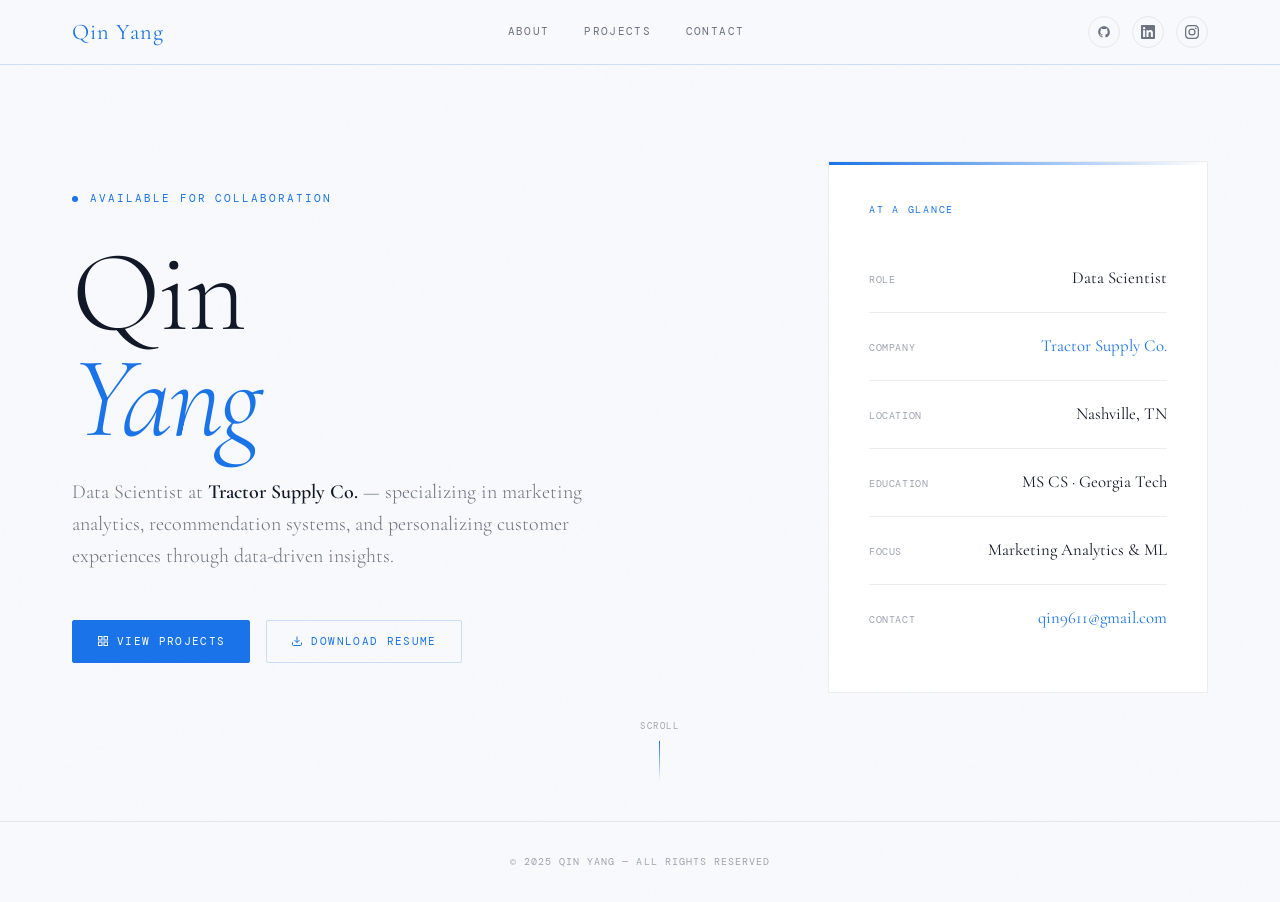
<file: index.html>
<!DOCTYPE html>
<html lang="en">
<head>
  <meta charset="UTF-8">
  <meta name="viewport" content="width=device-width, initial-scale=1.0">
  <title>Qin Yang — Data Scientist</title>
  <link rel="preconnect" href="https://fonts.googleapis.com">
  <link rel="preconnect" href="https://fonts.gstatic.com" crossorigin>
  <link href="https://fonts.googleapis.com/css2?family=Cormorant+Garamond:ital,wght@0,300;0,400;0,600;1,300;1,400&family=DM+Mono:wght@300;400;500&family=Syne:wght@400;600;700;800&display=swap" rel="stylesheet">
  <style>
    :root {
      --bg: #f8f9fc;
      --bg2: #ffffff;
      --bg3: #eef3fd;
      --blue: #1A73E8;
      --blue-dark: #1A73E8;
      --blue-dim: rgba(26,115,232,0.08);
      --blue-dim2: rgba(26,115,232,0.14);
      --text: #111827;
      --text-muted: #6b7280;
      --text-dim: #9ca3af;
      --border: rgba(26,115,232,0.2);
      --border-subtle: rgba(0,0,0,0.07);
      --ff-display: 'Cormorant Garamond', serif;
      --ff-sans: 'Syne', sans-serif;
      --ff-mono: 'DM Mono', monospace;
    }

    *, *::before, *::after { box-sizing: border-box; margin: 0; padding: 0; }
    html { scroll-behavior: smooth; height: 100%; }

    body {
      background: var(--bg);
      color: var(--text);
      font-family: var(--ff-sans);
      line-height: 1.6;
      overflow-x: hidden;
      min-height: 100%;
      display: flex;
      flex-direction: column;
    }

    body::before {
      content: '';
      position: fixed;
      inset: 0;
      background-image: url("data:image/svg+xml,%3Csvg viewBox='0 0 256 256' xmlns='http://www.w3.org/2000/svg'%3E%3Cfilter id='noise'%3E%3CfeTurbulence type='fractalNoise' baseFrequency='0.9' numOctaves='4' stitchTiles='stitch'/%3E%3C/filter%3E%3Crect width='100%25' height='100%25' filter='url(%23noise)' opacity='0.04'/%3E%3C/svg%3E");
      pointer-events: none;
      z-index: 0;
      opacity: 0.4;
    }

    /* ── HEADER ── */
    header {
      position: sticky;
      top: 0;
      z-index: 100;
      background: rgba(248,249,252,0.92);
      backdrop-filter: blur(16px);
      border-bottom: 1px solid var(--border);
    }

    .header-inner {
      max-width: 1200px;
      margin: 0 auto;
      padding: 0 2rem;
      height: 64px;
      display: flex;
      align-items: center;
      justify-content: space-between;
      gap: 2rem;
    }

    .logo-name a {
      font-family: var(--ff-display);
      font-size: 1.4rem;
      font-weight: 400;
      letter-spacing: 0.05em;
      color: var(--blue-dark);
      text-decoration: none;
    }

    .main-nav { display: flex; gap: 0.25rem; }

    .nav-link {
      font-family: var(--ff-mono);
      font-size: 0.7rem;
      letter-spacing: 0.12em;
      text-transform: uppercase;
      color: var(--text-muted);
      text-decoration: none;
      padding: 0.4rem 0.9rem;
      border: 1px solid transparent;
      border-radius: 2px;
      transition: all 0.2s;
    }

    .nav-link:hover, .nav-link.active {
      color: var(--blue);
      border-color: var(--border);
      background: var(--blue-dim);
    }

    .social-icons { display: flex; gap: 0.75rem; align-items: center; }

    .social-icons a {
      width: 32px;
      height: 32px;
      border: 1px solid var(--border-subtle);
      border-radius: 50%;
      display: flex;
      align-items: center;
      justify-content: center;
      color: var(--text-muted);
      text-decoration: none;
      transition: all 0.2s;
    }

    .social-icons a:hover {
      border-color: var(--blue);
      color: var(--blue);
      background: var(--blue-dim);
    }

    /* ── MAIN / HERO ── */
    main {
      flex: 1;
      position: relative;
      z-index: 1;
      display: flex;
      align-items: center;
    }

    .hero {
      max-width: 1200px;
      margin: 0 auto;
      padding: 6rem 2rem 8rem;
      width: 100%;
      display: grid;
      grid-template-columns: 1fr 380px;
      gap: 6rem;
      align-items: center;
    }

    /* Left column */
    .hero-left {}

    .hero-eyebrow {
      display: flex;
      align-items: center;
      gap: 0.75rem;
      margin-bottom: 2rem;
      opacity: 0;
      animation: fadeUp 0.5s 0.1s forwards;
    }

    .hero-eyebrow-dot {
      width: 6px;
      height: 6px;
      border-radius: 50%;
      background: var(--blue);
      animation: pulse 2s infinite;
    }

    @keyframes pulse {
      0%, 100% { opacity: 1; box-shadow: 0 0 0 0 rgba(26,115,232,0.4); }
      50% { opacity: 0.7; box-shadow: 0 0 0 6px rgba(26,115,232,0); }
    }

    .hero-eyebrow span {
      font-family: var(--ff-mono);
      font-size: 0.68rem;
      letter-spacing: 0.18em;
      text-transform: uppercase;
      color: var(--blue);
    }

    .hero-name {
      font-family: var(--ff-display);
      font-size: clamp(4rem, 9vw, 8rem);
      font-weight: 300;
      line-height: 0.92;
      letter-spacing: -0.02em;
      color: var(--text);
      margin-bottom: 1.5rem;
      opacity: 0;
      animation: fadeUp 0.7s 0.2s forwards;
    }

    .hero-name em {
      font-style: italic;
      color: var(--blue);
    }

    .hero-tagline {
      font-family: var(--ff-display);
      font-size: 1.25rem;
      font-weight: 300;
      color: var(--text-muted);
      line-height: 1.6;
      max-width: 520px;
      margin-bottom: 3rem;
      opacity: 0;
      animation: fadeUp 0.7s 0.35s forwards;
    }

    .hero-tagline strong {
      color: var(--text);
      font-weight: 600;
    }

    .hero-actions {
      display: flex;
      gap: 1rem;
      align-items: center;
      flex-wrap: wrap;
      opacity: 0;
      animation: fadeUp 0.7s 0.5s forwards;
    }

    .btn-primary {
      display: inline-flex;
      align-items: center;
      gap: 0.5rem;
      font-family: var(--ff-mono);
      font-size: 0.7rem;
      letter-spacing: 0.12em;
      text-transform: uppercase;
      color: #fff;
      background: var(--blue);
      text-decoration: none;
      padding: 0.75rem 1.5rem;
      border-radius: 2px;
      border: 1px solid var(--blue);
      transition: all 0.2s;
    }

    .btn-primary:hover {
      background: var(--blue-dark);
      border-color: var(--blue-dark);
      transform: translateY(-1px);
      box-shadow: 0 4px 20px rgba(26,115,232,0.25);
    }

    .btn-secondary {
      display: inline-flex;
      align-items: center;
      gap: 0.5rem;
      font-family: var(--ff-mono);
      font-size: 0.7rem;
      letter-spacing: 0.12em;
      text-transform: uppercase;
      color: var(--blue);
      background: transparent;
      text-decoration: none;
      padding: 0.75rem 1.5rem;
      border-radius: 2px;
      border: 1px solid var(--border);
      transition: all 0.2s;
    }

    .btn-secondary:hover {
      background: var(--blue-dim);
      border-color: var(--blue);
      transform: translateY(-1px);
    }

    /* Right column — stat card */
    .hero-card {
      background: var(--bg2);
      border: 1px solid var(--border-subtle);
      padding: 2.5rem;
      opacity: 0;
      animation: fadeUp 0.8s 0.55s forwards;
      position: relative;
      overflow: hidden;
    }

    .hero-card::before {
      content: '';
      position: absolute;
      top: 0;
      left: 0;
      right: 0;
      height: 3px;
      background: linear-gradient(90deg, var(--blue), transparent);
    }

    .card-label {
      font-family: var(--ff-mono);
      font-size: 0.6rem;
      letter-spacing: 0.18em;
      text-transform: uppercase;
      color: var(--blue);
      margin-bottom: 1.75rem;
    }

    .card-stat {
      padding: 1.25rem 0;
      border-bottom: 1px solid var(--border-subtle);
      display: flex;
      justify-content: space-between;
      align-items: baseline;
      gap: 1rem;
    }

    .card-stat:last-of-type { border-bottom: none; }

    .stat-key {
      font-family: var(--ff-mono);
      font-size: 0.65rem;
      letter-spacing: 0.06em;
      color: var(--text-dim);
      text-transform: uppercase;
    }

    .stat-val {
      font-family: var(--ff-display);
      font-size: 1.05rem;
      font-weight: 400;
      color: var(--text);
      text-align: right;
    }

    .stat-val a {
      color: var(--blue);
      text-decoration: none;
    }

    .stat-val a:hover { text-decoration: underline; }

    /* Scroll hint */
    .scroll-hint {
      position: absolute;
      bottom: 2.5rem;
      left: 50%;
      transform: translateX(-50%);
      display: flex;
      flex-direction: column;
      align-items: center;
      gap: 0.5rem;
      opacity: 0;
      animation: fadeUp 0.7s 1s forwards;
    }

    .scroll-hint span {
      font-family: var(--ff-mono);
      font-size: 0.55rem;
      letter-spacing: 0.18em;
      text-transform: uppercase;
      color: var(--text-dim);
    }

    .scroll-line {
      width: 1px;
      height: 40px;
      background: linear-gradient(to bottom, var(--blue), transparent);
      animation: scrollPulse 1.8s ease-in-out infinite;
    }

    @keyframes scrollPulse {
      0%, 100% { opacity: 0.3; transform: scaleY(1); }
      50% { opacity: 1; transform: scaleY(1.15); }
    }

    /* ── FOOTER ── */
    footer {
      border-top: 1px solid var(--border-subtle);
      padding: 2rem;
      text-align: center;
      position: relative;
      z-index: 1;
    }

    footer p {
      font-family: var(--ff-mono);
      font-size: 0.65rem;
      letter-spacing: 0.1em;
      text-transform: uppercase;
      color: var(--text-dim);
    }

    @keyframes fadeUp {
      from { opacity: 0; transform: translateY(20px); }
      to   { opacity: 1; transform: translateY(0); }
    }

    @media (max-width: 900px) {
      .hero { grid-template-columns: 1fr; gap: 3rem; padding: 4rem 2rem 6rem; }
      .hero-card { max-width: 440px; }
    }

    @media (max-width: 500px) {
      .hero-actions { flex-direction: column; align-items: flex-start; }
    }
  </style>
</head>
<body>

  <header>
    <div class="header-inner">
      <div class="logo-name"><a href="index.html">Qin Yang</a></div>
      <nav class="main-nav">
        <a href="about.html" class="nav-link">About</a>
        <a href="projects.html" class="nav-link">Projects</a>
        <a href="contact.html" class="nav-link">Contact</a>
      </nav>
      <div class="social-icons">
        <a href="https://github.com/qyang350" target="_blank" aria-label="GitHub">
          <svg width="14" height="14" viewBox="0 0 24 24" fill="currentColor"><path d="M12 2C6.477 2 2 6.484 2 12.017c0 4.425 2.865 8.18 6.839 9.504.5.092.682-.217.682-.483 0-.237-.008-.868-.013-1.703-2.782.605-3.369-1.343-3.369-1.343-.454-1.158-1.11-1.466-1.11-1.466-.908-.62.069-.608.069-.608 1.003.07 1.531 1.032 1.531 1.032.892 1.53 2.341 1.088 2.91.832.092-.647.35-1.088.636-1.338-2.22-.253-4.555-1.113-4.555-4.951 0-1.093.39-1.988 1.029-2.688-.103-.253-.446-1.272.098-2.65 0 0 .84-.27 2.75 1.026A9.564 9.564 0 0112 6.844c.85.004 1.705.115 2.504.337 1.909-1.296 2.747-1.027 2.747-1.027.546 1.379.202 2.398.1 2.651.64.7 1.028 1.595 1.028 2.688 0 3.848-2.339 4.695-4.566 4.943.359.309.678.92.678 1.855 0 1.338-.012 2.419-.012 2.747 0 .268.18.58.688.482A10.019 10.019 0 0022 12.017C22 6.484 17.522 2 12 2z"/></svg>
        </a>
        <a href="https://www.linkedin.com/in/qin-yang-a0a16521b/" target="_blank" aria-label="LinkedIn">
          <svg width="14" height="14" viewBox="0 0 24 24" fill="currentColor"><path d="M20.447 20.452h-3.554v-5.569c0-1.328-.027-3.037-1.852-3.037-1.853 0-2.136 1.445-2.136 2.939v5.667H9.351V9h3.414v1.561h.046c.477-.9 1.637-1.85 3.37-1.85 3.601 0 4.267 2.37 4.267 5.455v6.286zM5.337 7.433a2.062 2.062 0 01-2.063-2.065 2.064 2.064 0 112.063 2.065zm1.782 13.019H3.555V9h3.564v11.452zM22.225 0H1.771C.792 0 0 .774 0 1.729v20.542C0 23.227.792 24 1.771 24h20.451C23.2 24 24 23.227 24 22.271V1.729C24 .774 23.2 0 22.222 0h.003z"/></svg>
        </a>
        <a href="https://www.instagram.com/opal_f_yang/" target="_blank" aria-label="Instagram">
          <svg width="14" height="14" viewBox="0 0 24 24" fill="currentColor"><path d="M12 2.163c3.204 0 3.584.012 4.85.07 3.252.148 4.771 1.691 4.919 4.919.058 1.265.069 1.645.069 4.849 0 3.205-.012 3.584-.069 4.849-.149 3.225-1.664 4.771-4.919 4.919-1.266.058-1.644.07-4.85.07-3.204 0-3.584-.012-4.849-.07-3.26-.149-4.771-1.699-4.919-4.92-.058-1.265-.07-1.644-.07-4.849 0-3.204.013-3.583.07-4.849.149-3.227 1.664-4.771 4.919-4.919 1.266-.057 1.645-.069 4.849-.069zM12 0C8.741 0 8.333.014 7.053.072 2.695.272.273 2.69.073 7.052.014 8.333 0 8.741 0 12c0 3.259.014 3.668.072 4.948.2 4.358 2.618 6.78 6.98 6.98C8.333 23.986 8.741 24 12 24c3.259 0 3.668-.014 4.948-.072 4.354-.2 6.782-2.618 6.979-6.98.059-1.28.073-1.689.073-4.948 0-3.259-.014-3.667-.072-4.947-.196-4.354-2.617-6.78-6.979-6.98C15.668.014 15.259 0 12 0zm0 5.838a6.162 6.162 0 100 12.324 6.162 6.162 0 000-12.324zM12 16a4 4 0 110-8 4 4 0 010 8zm6.406-11.845a1.44 1.44 0 100 2.881 1.44 1.44 0 000-2.881z"/></svg>
        </a>
      </div>
    </div>
  </header>

  <main>
    <div class="hero">
      <div class="hero-left">
        <div class="hero-eyebrow">
          <span class="hero-eyebrow-dot"></span>
          <span>Available for collaboration</span>
        </div>
        <h1 class="hero-name">Qin<br><em>Yang</em></h1>
        <p class="hero-tagline">
          Data Scientist at <strong>Tractor Supply Co.</strong> — specializing in marketing analytics, recommendation systems, and personalizing customer experiences through data-driven insights.
        </p>
        <div class="hero-actions">
          <a href="projects.html" class="btn-primary">
            <svg width="12" height="12" viewBox="0 0 24 24" fill="none" stroke="currentColor" stroke-width="2"><rect x="3" y="3" width="7" height="7"/><rect x="14" y="3" width="7" height="7"/><rect x="3" y="14" width="7" height="7"/><rect x="14" y="14" width="7" height="7"/></svg>
            View Projects
          </a>
          <a href="assets/Resume.pdf" download class="btn-secondary">
            <svg width="12" height="12" viewBox="0 0 24 24" fill="none" stroke="currentColor" stroke-width="2"><path d="M21 15v4a2 2 0 01-2 2H5a2 2 0 01-2-2v-4"/><polyline points="7 10 12 15 17 10"/><line x1="12" y1="15" x2="12" y2="3"/></svg>
            Download Resume
          </a>
        </div>
      </div>

      <div class="hero-card">
        <div class="card-label">At a Glance</div>
        <div class="card-stat">
          <span class="stat-key">Role</span>
          <span class="stat-val">Data Scientist</span>
        </div>
        <div class="card-stat">
          <span class="stat-key">Company</span>
          <span class="stat-val"><a href="https://www.tractorsupply.com/" target="_blank">Tractor Supply Co.</a></span>
        </div>
        <div class="card-stat">
          <span class="stat-key">Location</span>
          <span class="stat-val">Nashville, TN</span>
        </div>
        <div class="card-stat">
          <span class="stat-key">Education</span>
          <span class="stat-val">MS CS · Georgia Tech</span>
        </div>
        <div class="card-stat">
          <span class="stat-key">Focus</span>
          <span class="stat-val">Marketing Analytics & ML</span>
        </div>
        <div class="card-stat">
          <span class="stat-key">Contact</span>
          <span class="stat-val"><a href="mailto:qin9611@gmail.com">qin9611@gmail.com</a></span>
        </div>
      </div>
    </div>

    <div class="scroll-hint">
      <span>Scroll</span>
      <div class="scroll-line"></div>
    </div>
  </main>

  <footer>
    <p>&copy; 2025 Qin Yang — All rights reserved</p>
  </footer>

</body>
</html>
</file>
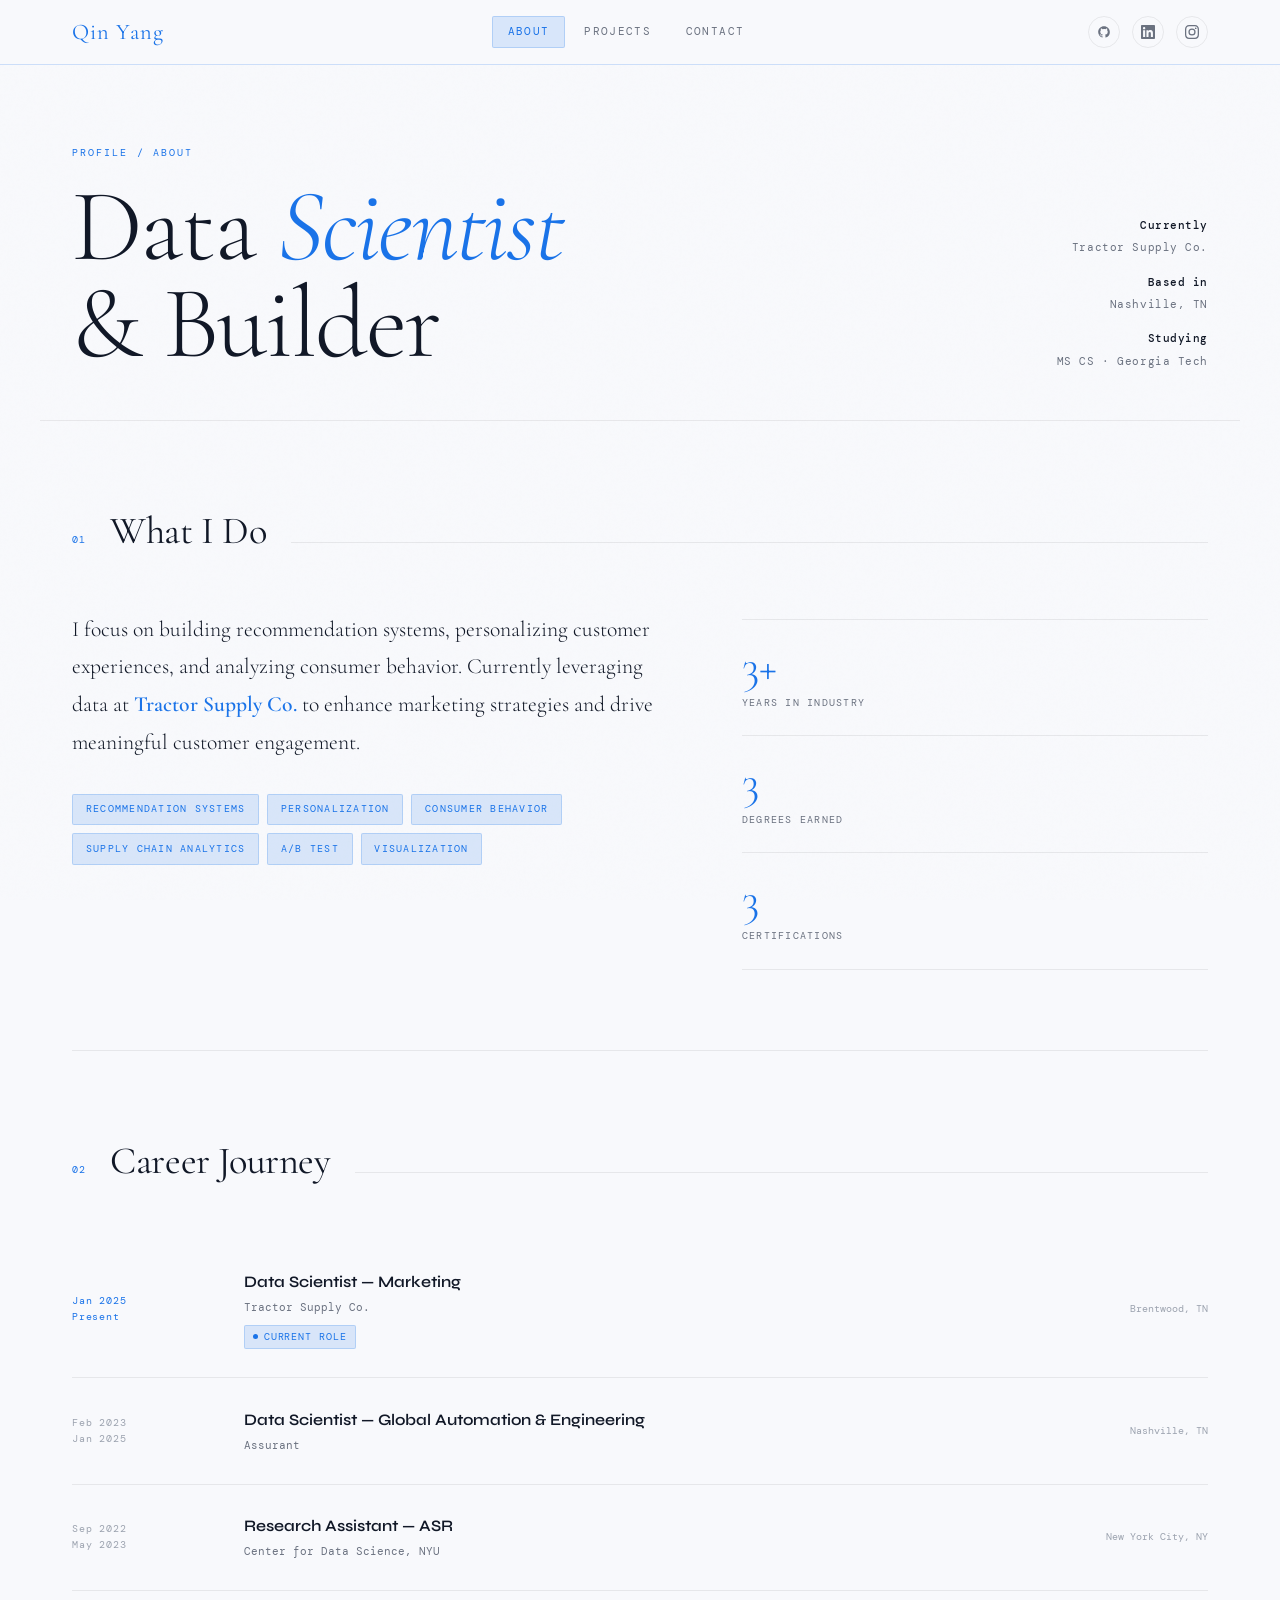
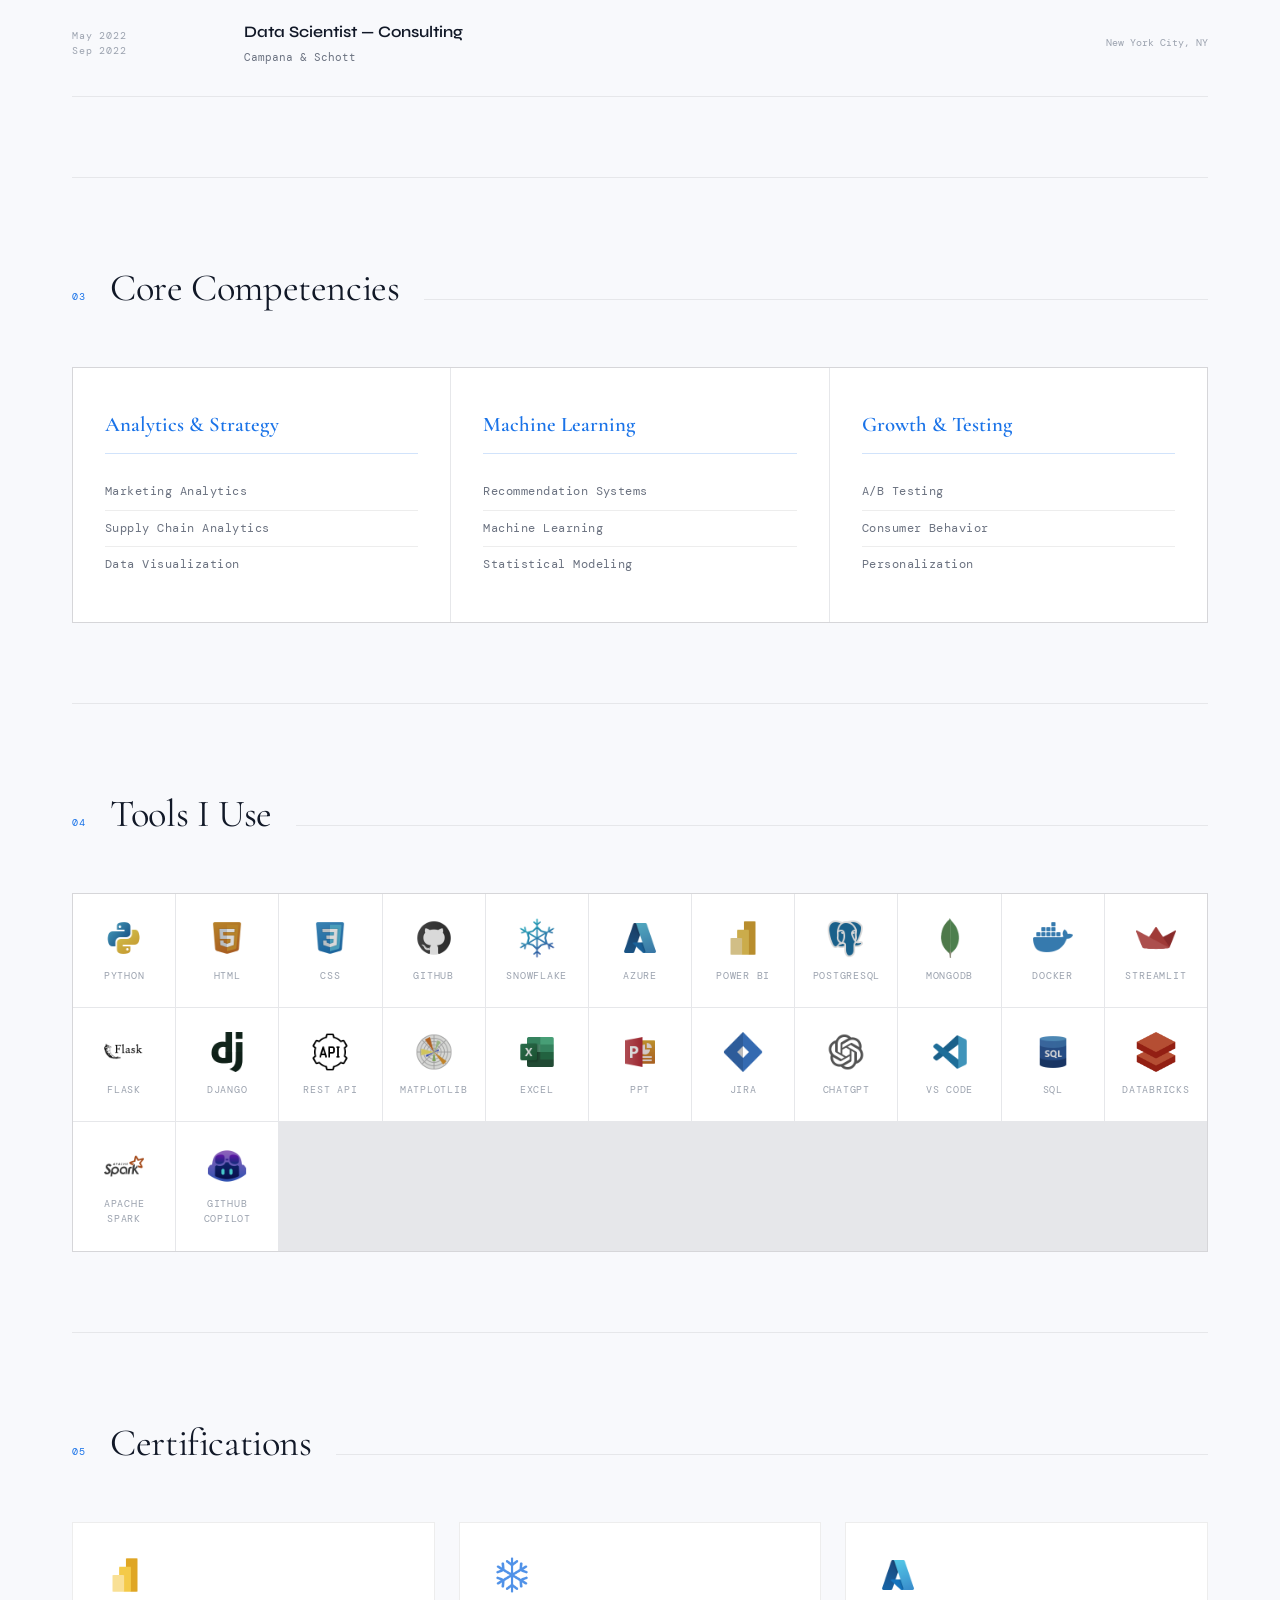
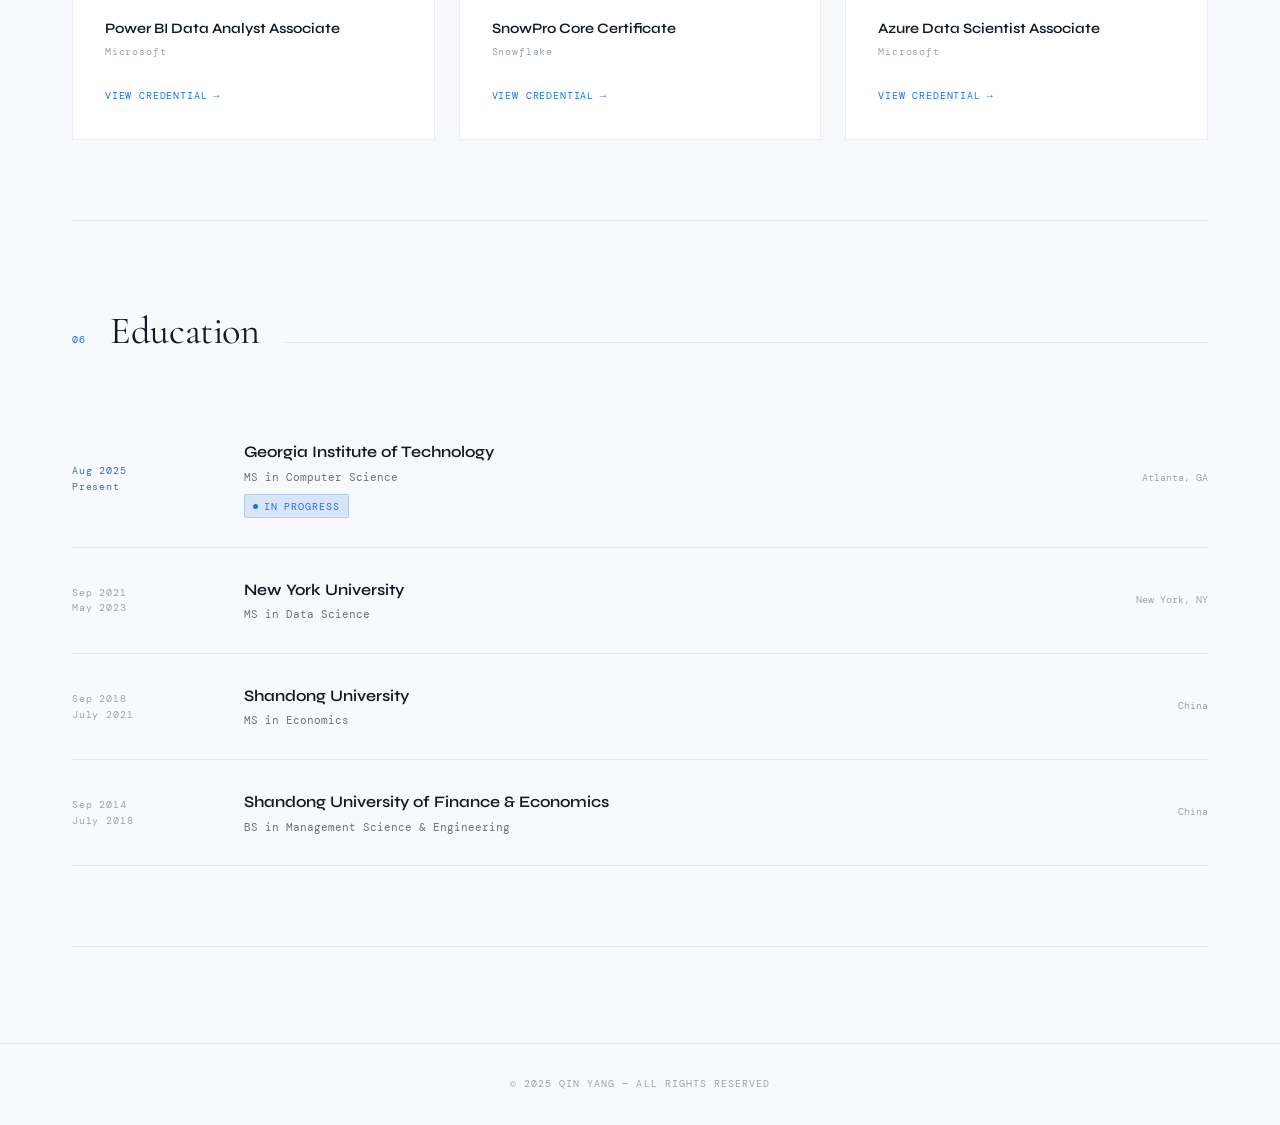
<file: about.html>
<!DOCTYPE html>
<html lang="en">
<head>
  <meta charset="UTF-8">
  <meta name="viewport" content="width=device-width, initial-scale=1.0">
  <title>Qin Yang — About</title>
  <link rel="preconnect" href="https://fonts.googleapis.com">
  <link rel="preconnect" href="https://fonts.gstatic.com" crossorigin>
  <link href="https://fonts.googleapis.com/css2?family=Cormorant+Garamond:ital,wght@0,300;0,400;0,600;1,300;1,400&family=DM+Mono:wght@300;400;500&family=Syne:wght@400;600;700;800&display=swap" rel="stylesheet">
  <style>
    :root {
      --bg: #f8f9fc;
      --bg2: #ffffff;
      --bg3: #eef3fd;
      --gold: #1A73E8;
      --gold-light: #1A73E8;
      --gold-dim: rgba(26,115,232,0.14);
      --text: #111827;
      --text-muted: #6b7280;
      --text-dim: #9ca3af;
      --border: rgba(26,115,232,0.2);
      --border-subtle: rgba(0,0,0,0.07);
      --ff-display: 'Cormorant Garamond', serif;
      --ff-sans: 'Syne', sans-serif;
      --ff-mono: 'DM Mono', monospace;
    }

    *, *::before, *::after { box-sizing: border-box; margin: 0; padding: 0; }

    html { scroll-behavior: smooth; }

    body {
      background: var(--bg);
      color: var(--text);
      font-family: var(--ff-sans);
      line-height: 1.6;
      overflow-x: hidden;
    }

    /* ── NOISE OVERLAY ── */
    body::before {
      content: '';
      position: fixed;
      inset: 0;
      background-image: url("data:image/svg+xml,%3Csvg viewBox='0 0 256 256' xmlns='http://www.w3.org/2000/svg'%3E%3Cfilter id='noise'%3E%3CfeTurbulence type='fractalNoise' baseFrequency='0.9' numOctaves='4' stitchTiles='stitch'/%3E%3C/filter%3E%3Crect width='100%25' height='100%25' filter='url(%23noise)' opacity='0.04'/%3E%3C/svg%3E");
      pointer-events: none;
      z-index: 0;
      opacity: 0.4;
    }

    /* ── HEADER ── */
    header {
      position: sticky;
      top: 0;
      z-index: 100;
      background: rgba(248,249,252,0.92);
      backdrop-filter: blur(16px);
      border-bottom: 1px solid var(--border);
    }

    .header-inner {
      max-width: 1200px;
      margin: 0 auto;
      padding: 0 2rem;
      height: 64px;
      display: flex;
      align-items: center;
      justify-content: space-between;
      gap: 2rem;
    }

    .logo-name a {
      font-family: var(--ff-display);
      font-size: 1.4rem;
      font-weight: 400;
      letter-spacing: 0.05em;
      color: var(--gold-light);
      text-decoration: none;
    }

    .main-nav {
      display: flex;
      gap: 0.25rem;
    }

    .nav-link {
      font-family: var(--ff-mono);
      font-size: 0.7rem;
      letter-spacing: 0.12em;
      text-transform: uppercase;
      color: var(--text-muted);
      text-decoration: none;
      padding: 0.4rem 0.9rem;
      border: 1px solid transparent;
      border-radius: 2px;
      transition: all 0.2s;
    }

    .nav-link:hover, .nav-link.active {
      color: var(--gold);
      border-color: var(--border);
      background: var(--gold-dim);
    }

    .social-icons {
      display: flex;
      gap: 0.75rem;
      align-items: center;
    }

    .social-icons a {
      width: 32px;
      height: 32px;
      border: 1px solid var(--border-subtle);
      border-radius: 50%;
      display: flex;
      align-items: center;
      justify-content: center;
      color: var(--text-muted);
      text-decoration: none;
      font-size: 0.85rem;
      transition: all 0.2s;
    }

    .social-icons a:hover {
      border-color: var(--gold);
      color: var(--gold);
      background: var(--gold-dim);
    }

    /* ── PAGE HERO ── */
    .page-hero {
      max-width: 1200px;
      margin: 0 auto;
      padding: 5rem 2rem 3rem;
      display: grid;
      grid-template-columns: 1fr auto;
      align-items: end;
      gap: 2rem;
      border-bottom: 1px solid var(--border-subtle);
    }

    .hero-label {
      font-family: var(--ff-mono);
      font-size: 0.65rem;
      letter-spacing: 0.2em;
      text-transform: uppercase;
      color: var(--gold);
      margin-bottom: 1rem;
      opacity: 0;
      animation: fadeUp 0.6s 0.1s forwards;
    }

    .hero-title {
      font-family: var(--ff-display);
      font-size: clamp(3.5rem, 8vw, 7rem);
      font-weight: 300;
      line-height: 0.95;
      letter-spacing: -0.02em;
      color: var(--text);
      opacity: 0;
      animation: fadeUp 0.7s 0.2s forwards;
    }

    .hero-title em {
      font-style: italic;
      color: var(--gold-light);
    }

    .hero-meta {
      text-align: right;
      opacity: 0;
      animation: fadeUp 0.7s 0.35s forwards;
    }

    .hero-meta p {
      font-family: var(--ff-mono);
      font-size: 0.7rem;
      color: var(--text-muted);
      letter-spacing: 0.05em;
      line-height: 2;
    }

    .hero-meta strong {
      color: var(--text);
      font-weight: 500;
    }

    /* ── MAIN LAYOUT ── */
    main {
      position: relative;
      z-index: 1;
    }

    .content-wrapper {
      max-width: 1200px;
      margin: 0 auto;
      padding: 0 2rem 6rem;
    }

    /* ── SECTION SHARED ── */
    .section {
      padding: 5rem 0;
      border-bottom: 1px solid var(--border-subtle);
      opacity: 0;
      transform: translateY(24px);
      transition: opacity 0.7s ease, transform 0.7s ease;
    }

    .section.visible {
      opacity: 1;
      transform: translateY(0);
    }

    .section-header {
      display: flex;
      align-items: baseline;
      gap: 1.5rem;
      margin-bottom: 3rem;
    }

    .section-num {
      font-family: var(--ff-mono);
      font-size: 0.65rem;
      color: var(--gold);
      letter-spacing: 0.1em;
    }

    .section-title {
      font-family: var(--ff-display);
      font-size: 2.4rem;
      font-weight: 400;
      letter-spacing: -0.01em;
      color: var(--text);
    }

    .section-line {
      flex: 1;
      height: 1px;
      background: var(--border-subtle);
      margin-bottom: 0.35rem;
    }

    /* ── WHAT I DO ── */
    .intro-layout {
      display: grid;
      grid-template-columns: 1.3fr 1fr;
      gap: 4rem;
      align-items: start;
    }

    .intro-description {
      font-family: var(--ff-display);
      font-size: 1.35rem;
      font-weight: 300;
      line-height: 1.75;
      color: var(--text);
    }

    .intro-description strong {
      color: var(--gold-light);
      font-weight: 600;
    }

    .focus-pills {
      display: flex;
      flex-wrap: wrap;
      gap: 0.5rem;
      margin-top: 2rem;
    }

    .focus-pill {
      font-family: var(--ff-mono);
      font-size: 0.65rem;
      letter-spacing: 0.12em;
      text-transform: uppercase;
      padding: 0.4rem 0.8rem;
      border: 1px solid var(--border);
      color: var(--gold);
      background: var(--gold-dim);
      border-radius: 2px;
    }

    .intro-sidebar {
      padding-top: 0.5rem;
    }

    .sidebar-stat {
      padding: 1.5rem 0;
      border-bottom: 1px solid var(--border-subtle);
    }

    .sidebar-stat:first-child { border-top: 1px solid var(--border-subtle); }

    .stat-num {
      font-family: var(--ff-display);
      font-size: 2.8rem;
      font-weight: 300;
      color: var(--gold-light);
      line-height: 1;
    }

    .stat-label {
      font-family: var(--ff-mono);
      font-size: 0.65rem;
      letter-spacing: 0.12em;
      text-transform: uppercase;
      color: var(--text-muted);
      margin-top: 0.4rem;
    }

    /* ── CAREER JOURNEY ── */
    .career-list {
      display: flex;
      flex-direction: column;
      gap: 0;
    }

    .career-item {
      display: grid;
      grid-template-columns: 140px 1fr auto;
      gap: 2rem;
      align-items: center;
      padding: 1.8rem 0;
      border-bottom: 1px solid var(--border-subtle);
      transition: background 0.2s;
      position: relative;
    }

    .career-item::before {
      content: '';
      position: absolute;
      left: -2rem;
      right: -2rem;
      top: 0;
      bottom: 0;
      background: var(--gold-dim);
      opacity: 0;
      transition: opacity 0.2s;
      pointer-events: none;
    }

    .career-item:hover::before { opacity: 1; }

    .career-item.current .career-date-range { color: var(--gold); }

    .career-date-range {
      font-family: var(--ff-mono);
      font-size: 0.65rem;
      letter-spacing: 0.08em;
      color: var(--text-dim);
      line-height: 1.5;
    }

    .career-role {
      font-family: var(--ff-sans);
      font-size: 1rem;
      font-weight: 600;
      color: var(--text);
      margin-bottom: 0.25rem;
    }

    .career-company {
      font-family: var(--ff-mono);
      font-size: 0.7rem;
      color: var(--text-muted);
    }

    .career-company a {
      color: inherit;
      text-decoration: none;
      transition: color 0.2s;
    }

    .career-company a:hover { color: var(--gold); }

    .career-location {
      font-family: var(--ff-mono);
      font-size: 0.65rem;
      color: var(--text-dim);
      text-align: right;
    }

    .current-badge {
      display: inline-flex;
      align-items: center;
      gap: 0.35rem;
      font-family: var(--ff-mono);
      font-size: 0.6rem;
      letter-spacing: 0.1em;
      text-transform: uppercase;
      color: var(--gold);
      background: var(--gold-dim);
      border: 1px solid var(--border);
      padding: 0.2rem 0.5rem;
      border-radius: 2px;
      margin-top: 0.5rem;
    }

    .current-badge::before {
      content: '';
      width: 5px;
      height: 5px;
      border-radius: 50%;
      background: var(--gold);
      animation: pulse 2s infinite;
    }

    @keyframes pulse {
      0%, 100% { opacity: 1; }
      50% { opacity: 0.3; }
    }

    /* ── COMPETENCIES ── */
    .competency-grid {
      display: grid;
      grid-template-columns: repeat(3, 1fr);
      gap: 1px;
      background: var(--border-subtle);
      border: 1px solid var(--border-subtle);
    }

    .comp-category {
      background: var(--bg2);
      padding: 2.5rem 2rem;
      transition: background 0.2s;
    }

    .comp-category:hover {
      background: var(--bg3);
    }

    .comp-category h3 {
      font-family: var(--ff-display);
      font-size: 1.3rem;
      font-weight: 600;
      color: var(--gold-light);
      margin-bottom: 1.25rem;
      padding-bottom: 0.75rem;
      border-bottom: 1px solid var(--border);
    }

    .comp-category ul {
      list-style: none;
    }

    .comp-category li {
      font-family: var(--ff-mono);
      font-size: 0.75rem;
      color: var(--text-muted);
      padding: 0.5rem 0;
      border-bottom: 1px solid var(--border-subtle);
      letter-spacing: 0.04em;
      transition: color 0.2s;
    }

    .comp-category li:last-child { border-bottom: none; }

    .comp-category:hover li { color: var(--text); }

    /* ── TOOLS ── */
    .tools-grid {
      display: grid;
      grid-template-columns: repeat(auto-fill, minmax(100px, 1fr));
      gap: 1px;
      background: var(--border-subtle);
      border: 1px solid var(--border-subtle);
    }

    .tool-item {
      background: var(--bg2);
      padding: 1.5rem 1rem;
      display: flex;
      flex-direction: column;
      align-items: center;
      gap: 0.6rem;
      transition: background 0.2s;
      cursor: default;
    }

    .tool-item:hover {
      background: var(--bg3);
    }

    .tool-item img {
      width: 40px;
      height: 40px;
      object-fit: contain;
      filter: grayscale(0.3) brightness(0.85);
      transition: filter 0.2s;
    }

    .tool-item:hover img {
      filter: grayscale(0) brightness(1);
    }

    .tool-item p {
      font-family: var(--ff-mono);
      font-size: 0.6rem;
      letter-spacing: 0.08em;
      text-transform: uppercase;
      color: var(--text-dim);
      text-align: center;
    }

    /* ── CERTIFICATIONS ── */
    .cert-grid {
      display: grid;
      grid-template-columns: repeat(3, 1fr);
      gap: 1.5rem;
    }

    .cert-card {
      background: var(--bg2);
      border: 1px solid var(--border-subtle);
      padding: 2rem;
      transition: border-color 0.2s, background 0.2s;
      position: relative;
      overflow: hidden;
    }

    .cert-card::after {
      content: '';
      position: absolute;
      bottom: 0;
      left: 0;
      right: 0;
      height: 2px;
      background: linear-gradient(90deg, var(--gold), transparent);
      opacity: 0;
      transition: opacity 0.3s;
    }

    .cert-card:hover {
      border-color: var(--border);
      background: var(--bg3);
    }

    .cert-card:hover::after { opacity: 1; }

    .cert-card img {
      width: 40px;
      height: 40px;
      object-fit: contain;
      margin-bottom: 1rem;
      filter: grayscale(0.2);
    }

    .cert-card h3 {
      font-family: var(--ff-sans);
      font-size: 0.9rem;
      font-weight: 600;
      color: var(--text);
      margin-bottom: 0.4rem;
      line-height: 1.35;
    }

    .cert-card .cert-issuer {
      font-family: var(--ff-mono);
      font-size: 0.65rem;
      color: var(--text-dim);
      letter-spacing: 0.08em;
      margin-bottom: 1.25rem;
    }

    .cert-link {
      font-family: var(--ff-mono);
      font-size: 0.65rem;
      letter-spacing: 0.08em;
      text-transform: uppercase;
      color: var(--gold);
      text-decoration: none;
      display: inline-flex;
      align-items: center;
      gap: 0.35rem;
      transition: gap 0.2s;
    }

    .cert-link:hover { gap: 0.6rem; }

    .cert-link::after {
      content: '→';
    }

    /* ── EDUCATION ── */
    .edu-list {
      display: flex;
      flex-direction: column;
    }

    .edu-item {
      display: grid;
      grid-template-columns: 140px 1fr auto;
      gap: 2rem;
      align-items: center;
      padding: 1.8rem 0;
      border-bottom: 1px solid var(--border-subtle);
      position: relative;
    }

    .edu-item::before {
      content: '';
      position: absolute;
      left: -2rem;
      right: -2rem;
      top: 0;
      bottom: 0;
      background: var(--gold-dim);
      opacity: 0;
      transition: opacity 0.2s;
      pointer-events: none;
    }

    .edu-item:hover::before { opacity: 1; }

    .edu-date {
      font-family: var(--ff-mono);
      font-size: 0.65rem;
      letter-spacing: 0.08em;
      color: var(--text-dim);
      line-height: 1.5;
    }

    .edu-item.current .edu-date { color: var(--gold); }

    .edu-school {
      font-family: var(--ff-sans);
      font-size: 1rem;
      font-weight: 600;
      color: var(--text);
      margin-bottom: 0.25rem;
    }

    .edu-degree {
      font-family: var(--ff-mono);
      font-size: 0.7rem;
      color: var(--text-muted);
    }

    .edu-location {
      font-family: var(--ff-mono);
      font-size: 0.65rem;
      color: var(--text-dim);
      text-align: right;
    }

    /* ── FOOTER ── */
    footer {
      border-top: 1px solid var(--border-subtle);
      padding: 2rem;
      text-align: center;
    }

    footer p {
      font-family: var(--ff-mono);
      font-size: 0.65rem;
      letter-spacing: 0.1em;
      text-transform: uppercase;
      color: var(--text-dim);
    }

    /* ── ANIMATIONS ── */
    @keyframes fadeUp {
      from { opacity: 0; transform: translateY(20px); }
      to   { opacity: 1; transform: translateY(0); }
    }

    /* ── RESPONSIVE ── */
    @media (max-width: 800px) {
      .intro-layout { grid-template-columns: 1fr; gap: 2rem; }
      .competency-grid { grid-template-columns: 1fr; }
      .cert-grid { grid-template-columns: 1fr; }
      .career-item,
      .edu-item {
        grid-template-columns: 1fr;
        gap: 0.5rem;
      }
      .career-location,
      .edu-location { text-align: left; }
      .page-hero { grid-template-columns: 1fr; }
      .hero-meta { text-align: left; }
    }

    @media (max-width: 500px) {
      .tools-grid { grid-template-columns: repeat(4, 1fr); }
    }
  </style>
</head>
<body>

  <!-- NAV -->
  <header>
    <div class="header-inner">
      <div class="logo-name">
        <a href="index.html">Qin Yang</a>
      </div>
      <nav class="main-nav">
        <a href="about.html" class="nav-link active">About</a>
        <a href="projects.html" class="nav-link">Projects</a>
        <a href="contact.html" class="nav-link">Contact</a>
      </nav>
      <div class="social-icons">
        <a href="https://github.com/qyang350" target="_blank" title="GitHub" aria-label="GitHub">
          <svg width="14" height="14" viewBox="0 0 24 24" fill="currentColor"><path d="M12 2C6.477 2 2 6.484 2 12.017c0 4.425 2.865 8.18 6.839 9.504.5.092.682-.217.682-.483 0-.237-.008-.868-.013-1.703-2.782.605-3.369-1.343-3.369-1.343-.454-1.158-1.11-1.466-1.11-1.466-.908-.62.069-.608.069-.608 1.003.07 1.531 1.032 1.531 1.032.892 1.53 2.341 1.088 2.91.832.092-.647.35-1.088.636-1.338-2.22-.253-4.555-1.113-4.555-4.951 0-1.093.39-1.988 1.029-2.688-.103-.253-.446-1.272.098-2.65 0 0 .84-.27 2.75 1.026A9.564 9.564 0 0112 6.844c.85.004 1.705.115 2.504.337 1.909-1.296 2.747-1.027 2.747-1.027.546 1.379.202 2.398.1 2.651.64.7 1.028 1.595 1.028 2.688 0 3.848-2.339 4.695-4.566 4.943.359.309.678.92.678 1.855 0 1.338-.012 2.419-.012 2.747 0 .268.18.58.688.482A10.019 10.019 0 0022 12.017C22 6.484 17.522 2 12 2z"/></svg>
        </a>
        <a href="https://www.linkedin.com/in/qin-yang-a0a16521b/" target="_blank" title="LinkedIn" aria-label="LinkedIn">
          <svg width="14" height="14" viewBox="0 0 24 24" fill="currentColor"><path d="M20.447 20.452h-3.554v-5.569c0-1.328-.027-3.037-1.852-3.037-1.853 0-2.136 1.445-2.136 2.939v5.667H9.351V9h3.414v1.561h.046c.477-.9 1.637-1.85 3.37-1.85 3.601 0 4.267 2.37 4.267 5.455v6.286zM5.337 7.433a2.062 2.062 0 01-2.063-2.065 2.064 2.064 0 112.063 2.065zm1.782 13.019H3.555V9h3.564v11.452zM22.225 0H1.771C.792 0 0 .774 0 1.729v20.542C0 23.227.792 24 1.771 24h20.451C23.2 24 24 23.227 24 22.271V1.729C24 .774 23.2 0 22.222 0h.003z"/></svg>
        </a>
        <a href="https://www.instagram.com/opal_f_yang/" target="_blank" title="Instagram" aria-label="Instagram">
          <svg width="14" height="14" viewBox="0 0 24 24" fill="currentColor"><path d="M12 2.163c3.204 0 3.584.012 4.85.07 3.252.148 4.771 1.691 4.919 4.919.058 1.265.069 1.645.069 4.849 0 3.205-.012 3.584-.069 4.849-.149 3.225-1.664 4.771-4.919 4.919-1.266.058-1.644.07-4.85.07-3.204 0-3.584-.012-4.849-.07-3.26-.149-4.771-1.699-4.919-4.92-.058-1.265-.07-1.644-.07-4.849 0-3.204.013-3.583.07-4.849.149-3.227 1.664-4.771 4.919-4.919 1.266-.057 1.645-.069 4.849-.069zM12 0C8.741 0 8.333.014 7.053.072 2.695.272.273 2.69.073 7.052.014 8.333 0 8.741 0 12c0 3.259.014 3.668.072 4.948.2 4.358 2.618 6.78 6.98 6.98C8.333 23.986 8.741 24 12 24c3.259 0 3.668-.014 4.948-.072 4.354-.2 6.782-2.618 6.979-6.98.059-1.28.073-1.689.073-4.948 0-3.259-.014-3.667-.072-4.947-.196-4.354-2.617-6.78-6.979-6.98C15.668.014 15.259 0 12 0zm0 5.838a6.162 6.162 0 100 12.324 6.162 6.162 0 000-12.324zM12 16a4 4 0 110-8 4 4 0 010 8zm6.406-11.845a1.44 1.44 0 100 2.881 1.44 1.44 0 000-2.881z"/></svg>
        </a>
      </div>
    </div>
  </header>

  <!-- PAGE HERO -->
  <div class="page-hero">
    <div>
      <p class="hero-label">Profile / About</p>
      <h1 class="hero-title">Data <em>Scientist</em><br>& Builder</h1>
    </div>
    <div class="hero-meta">
      <p><strong>Currently</strong><br>Tractor Supply Co.</p>
      <p style="margin-top:0.75rem"><strong>Based in</strong><br>Nashville, TN</p>
      <p style="margin-top:0.75rem"><strong>Studying</strong><br>MS CS · Georgia Tech</p>
    </div>
  </div>

  <main>
    <div class="content-wrapper">

      <!-- WHAT I DO -->
      <section class="section" id="what-i-do">
        <div class="section-header">
          <span class="section-num">01</span>
          <h2 class="section-title">What I Do</h2>
          <span class="section-line"></span>
        </div>
        <div class="intro-layout">
          <div>
            <p class="intro-description">
              I focus on building recommendation systems, personalizing customer experiences, and analyzing consumer behavior.
              Currently leveraging data at <strong>Tractor Supply Co.</strong> to enhance marketing strategies and drive meaningful customer engagement.
            </p>
            <div class="focus-pills">
              <span class="focus-pill">Recommendation Systems</span>
              <span class="focus-pill">Personalization</span>
              <span class="focus-pill">Consumer Behavior</span>
              <span class="focus-pill">Supply Chain Analytics</span>
              <span class="focus-pill">A/B Test</span>
              <span class="focus-pill">Visualization</span>
            </div>
          </div>
          <div class="intro-sidebar">
            <div class="sidebar-stat">
              <div class="stat-num">3+</div>
              <div class="stat-label">Years in Industry</div>
            </div>
            <div class="sidebar-stat">
              <div class="stat-num">3</div>
              <div class="stat-label">Degrees Earned</div>
            </div>
            <div class="sidebar-stat">
              <div class="stat-num">3</div>
              <div class="stat-label">Certifications</div>
            </div>
          </div>
        </div>
      </section>

      <!-- CAREER JOURNEY -->
      <section class="section" id="career-journey">
        <div class="section-header">
          <span class="section-num">02</span>
          <h2 class="section-title">Career Journey</h2>
          <span class="section-line"></span>
        </div>
        <div class="career-list">

          <div class="career-item current">
            <div class="career-date-range">Jan 2025<br>Present</div>
            <div>
              <div class="career-role">Data Scientist — Marketing</div>
              <div class="career-company"><a href="https://www.tractorsupply.com/" target="_blank">Tractor Supply Co.</a></div>
              <span class="current-badge">Current Role</span>
            </div>
            <div class="career-location">Brentwood, TN</div>
          </div>

          <div class="career-item">
            <div class="career-date-range">Feb 2023<br>Jan 2025</div>
            <div>
              <div class="career-role">Data Scientist — Global Automation & Engineering</div>
              <div class="career-company"><a href="https://www.assurant.com/" target="_blank">Assurant</a></div>
            </div>
            <div class="career-location">Nashville, TN</div>
          </div>

          <div class="career-item">
            <div class="career-date-range">Sep 2022<br>May 2023</div>
            <div>
              <div class="career-role">Research Assistant — ASR</div>
              <div class="career-company"><a href="https://cds.nyu.edu/" target="_blank">Center for Data Science, NYU</a></div>
            </div>
            <div class="career-location">New York City, NY</div>
          </div>

          <div class="career-item">
            <div class="career-date-range">May 2022<br>Sep 2022</div>
            <div>
              <div class="career-role">Data Scientist — Consulting</div>
              <div class="career-company"><a href="https://www.campana-schott.com/us/" target="_blank">Campana & Schott</a></div>
            </div>
            <div class="career-location">New York City, NY</div>
          </div>

        </div>
      </section>

      <!-- CORE COMPETENCIES -->
      <section class="section" id="core-competencies">
        <div class="section-header">
          <span class="section-num">03</span>
          <h2 class="section-title">Core Competencies</h2>
          <span class="section-line"></span>
        </div>
        <div class="competency-grid">
          <div class="comp-category">
            <h3>Analytics &amp; Strategy</h3>
            <ul>
              <li>Marketing Analytics</li>
              <li>Supply Chain Analytics</li>
              <li>Data Visualization</li>
            </ul>
          </div>
          <div class="comp-category">
            <h3>Machine Learning</h3>
            <ul>
              <li>Recommendation Systems</li>
              <li>Machine Learning</li>
              <li>Statistical Modeling</li>
            </ul>
          </div>
          <div class="comp-category">
            <h3>Growth &amp; Testing</h3>
            <ul>
              <li>A/B Testing</li>
              <li>Consumer Behavior</li>
              <li>Personalization</li>
            </ul>
          </div>
        </div>
      </section>

      <!-- TOOLS -->
      <section class="section" id="tools-i-use">
        <div class="section-header">
          <span class="section-num">04</span>
          <h2 class="section-title">Tools I Use</h2>
          <span class="section-line"></span>
        </div>
        <div class="tools-grid">
          <div class="tool-item"><img src="assets/imgs/icons8-python-96.png" alt="Python"><p>Python</p></div>
          <div class="tool-item"><img src="assets/imgs/icons8-html-5-96.png" alt="HTML"><p>HTML</p></div>
          <div class="tool-item"><img src="assets/imgs/icons8-css3-96.png" alt="CSS"><p>CSS</p></div>
          <div class="tool-item"><img src="assets/imgs/icons8-github-96.png" alt="GitHub"><p>GitHub</p></div>
          <div class="tool-item"><img src="assets/imgs/icons8-snowflake-94.png" alt="Snowflake"><p>Snowflake</p></div>
          <div class="tool-item"><img src="assets/imgs/icons8-azure-96.png" alt="Azure"><p>Azure</p></div>
          <div class="tool-item"><img src="assets/imgs/icons8-power-bi-2021-96.png" alt="Power BI"><p>Power BI</p></div>
          <div class="tool-item"><img src="assets/imgs/icons8-postgresql-96.png" alt="PostgreSQL"><p>PostgreSQL</p></div>
          <div class="tool-item"><img src="assets/imgs/icons8-mongodb-96.png" alt="MongoDB"><p>MongoDB</p></div>
          <div class="tool-item"><img src="assets/imgs/icons8-docker-96.png" alt="Docker"><p>Docker</p></div>
          <div class="tool-item"><img src="assets/imgs/icons8-streamlit-96.png" alt="Streamlit"><p>Streamlit</p></div>
          <div class="tool-item"><img src="assets/imgs/icons8-flask-100.png" alt="Flask"><p>Flask</p></div>
          <div class="tool-item"><img src="assets/imgs/icons8-django-96.png" alt="Django"><p>Django</p></div>
          <div class="tool-item"><img src="assets/imgs/icons8-rest-api-100.png" alt="REST API"><p>REST API</p></div>
          <div class="tool-item"><img src="assets/imgs/icons8-matplotlib-96.png" alt="Matplotlib"><p>Matplotlib</p></div>
          <div class="tool-item"><img src="assets/imgs/icons8-microsoft-excel-2019-96.png" alt="Excel"><p>Excel</p></div>
          <div class="tool-item"><img src="assets/imgs/icons8-microsoft-powerpoint-96.png" alt="PPT"><p>PPT</p></div>
          <div class="tool-item"><img src="assets/imgs/icons8-jira-96.png" alt="Jira"><p>Jira</p></div>
          <div class="tool-item"><img src="assets/imgs/icons8-chatgpt-96.png" alt="ChatGPT"><p>ChatGPT</p></div>
          <div class="tool-item"><img src="assets/imgs/icons8-visual-studio-code-96.png" alt="VS Code"><p>VS Code</p></div>
          <div class="tool-item"><img src="assets/imgs/icons8-sql-96.png" alt="SQL"><p>SQL</p></div>
          <div class="tool-item"><img src="assets/imgs/databricks_logo_icon_170295.webp" alt="Databricks"><p>Databricks</p></div>
          <div class="tool-item"><img src="assets/imgs/icons8-apache-spark-96.png" alt="Apache Spark"><p>Apache Spark</p></div>
          <div class="tool-item"><img src="assets/imgs/icons8-github-copilot-96.png" alt="GitHub Copilot"><p>GitHub Copilot</p></div>
        </div>
      </section>

      <!-- CERTIFICATIONS -->
      <section class="section" id="certifications">
        <div class="section-header">
          <span class="section-num">05</span>
          <h2 class="section-title">Certifications</h2>
          <span class="section-line"></span>
        </div>
        <div class="cert-grid">
          <div class="cert-card">
            <img src="assets/imgs/icons8-power-bi-2021-96.png" alt="Power BI">
            <h3>Power BI Data Analyst Associate</h3>
            <p class="cert-issuer">Microsoft</p>
            <a href="https://learn.microsoft.com/en-us/users/yangqin-9115/credentials/882cb83aa916bb2c" target="_blank" class="cert-link">View Credential</a>
          </div>
          <div class="cert-card">
            <img src="assets/imgs/snowflake.png" alt="Snowflake">
            <h3>SnowPro Core Certificate</h3>
            <p class="cert-issuer">Snowflake</p>
            <a href="https://achieve.snowflake.com/372d819d-d7f3-4396-bee8-6fe7831b6d14#acc.HWFtnwcZ" target="_blank" class="cert-link">View Credential</a>
          </div>
          <div class="cert-card">
            <img src="assets/imgs/icons8-azure-96.png" alt="Azure">
            <h3>Azure Data Scientist Associate</h3>
            <p class="cert-issuer">Microsoft</p>
            <a href="https://www.credly.com/users/qin-yang.fada8e9a/badges#credly" target="_blank" class="cert-link">View Credential</a>
          </div>
        </div>
      </section>

      <!-- EDUCATION -->
      <section class="section" id="education">
        <div class="section-header">
          <span class="section-num">06</span>
          <h2 class="section-title">Education</h2>
          <span class="section-line"></span>
        </div>
        <div class="edu-list">

          <div class="edu-item current">
            <div class="edu-date">Aug 2025<br>Present</div>
            <div>
              <div class="edu-school">Georgia Institute of Technology</div>
              <div class="edu-degree">MS in Computer Science</div>
              <span class="current-badge">In Progress</span>
            </div>
            <div class="edu-location">Atlanta, GA</div>
          </div>

          <div class="edu-item">
            <div class="edu-date">Sep 2021<br>May 2023</div>
            <div>
              <div class="edu-school">New York University</div>
              <div class="edu-degree">MS in Data Science</div>
            </div>
            <div class="edu-location">New York, NY</div>
          </div>

          <div class="edu-item">
            <div class="edu-date">Sep 2018<br>July 2021</div>
            <div>
              <div class="edu-school">Shandong University</div>
              <div class="edu-degree">MS in Economics</div>
            </div>
            <div class="edu-location">China</div>
          </div>

          <div class="edu-item">
            <div class="edu-date">Sep 2014<br>July 2018</div>
            <div>
              <div class="edu-school">Shandong University of Finance &amp; Economics</div>
              <div class="edu-degree">BS in Management Science &amp; Engineering</div>
            </div>
            <div class="edu-location">China</div>
          </div>

        </div>
      </section>

    </div>
  </main>

  <footer>
    <p>&copy; 2025 Qin Yang — All rights reserved</p>
  </footer>

  <script>
    // Intersection Observer for scroll reveals
    const observer = new IntersectionObserver((entries) => {
      entries.forEach(e => {
        if (e.isIntersecting) {
          e.target.classList.add('visible');
        }
      });
    }, { threshold: 0.08 });

    document.querySelectorAll('.section').forEach(s => observer.observe(s));
  </script>
</body>
</html>
</file>
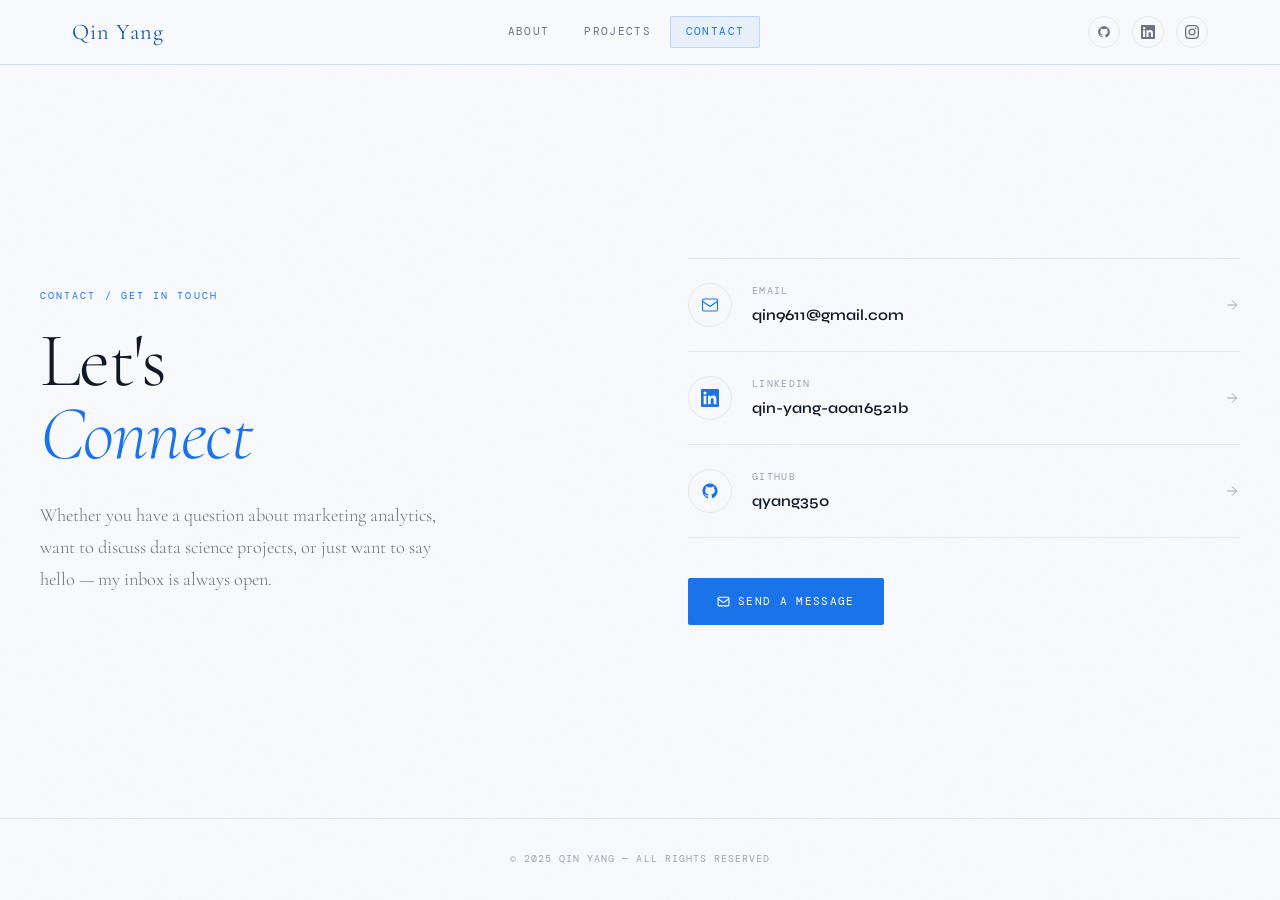
<file: contact.html>
<!DOCTYPE html>
<html lang="en">
<head>
  <meta charset="UTF-8">
  <meta name="viewport" content="width=device-width, initial-scale=1.0">
  <title>Qin Yang — Contact</title>
  <link rel="preconnect" href="https://fonts.googleapis.com">
  <link rel="preconnect" href="https://fonts.gstatic.com" crossorigin>
  <link href="https://fonts.googleapis.com/css2?family=Cormorant+Garamond:ital,wght@0,300;0,400;0,600;1,300;1,400&family=DM+Mono:wght@300;400;500&family=Syne:wght@400;600;700;800&display=swap" rel="stylesheet">
  <style>
    :root {
      --bg: #f8f9fc;
      --bg2: #ffffff;
      --bg3: #eef3fd;
      --blue: #1A73E8;
      --blue-dark: #1558b0;
      --blue-dim: rgba(26,115,232,0.08);
      --text: #111827;
      --text-muted: #6b7280;
      --text-dim: #9ca3af;
      --border: rgba(26,115,232,0.2);
      --border-subtle: rgba(0,0,0,0.07);
      --ff-display: 'Cormorant Garamond', serif;
      --ff-sans: 'Syne', sans-serif;
      --ff-mono: 'DM Mono', monospace;
    }

    *, *::before, *::after { box-sizing: border-box; margin: 0; padding: 0; }
    html { scroll-behavior: smooth; height: 100%; }

    body {
      background: var(--bg);
      color: var(--text);
      font-family: var(--ff-sans);
      line-height: 1.6;
      overflow-x: hidden;
      min-height: 100%;
      display: flex;
      flex-direction: column;
    }

    body::before {
      content: '';
      position: fixed;
      inset: 0;
      background-image: url("data:image/svg+xml,%3Csvg viewBox='0 0 256 256' xmlns='http://www.w3.org/2000/svg'%3E%3Cfilter id='noise'%3E%3CfeTurbulence type='fractalNoise' baseFrequency='0.9' numOctaves='4' stitchTiles='stitch'/%3E%3C/filter%3E%3Crect width='100%25' height='100%25' filter='url(%23noise)' opacity='0.04'/%3E%3C/svg%3E");
      pointer-events: none;
      z-index: 0;
      opacity: 0.4;
    }

    /* ── HEADER ── */
    header {
      position: sticky;
      top: 0;
      z-index: 100;
      background: rgba(248,249,252,0.92);
      backdrop-filter: blur(16px);
      border-bottom: 1px solid var(--border);
    }

    .header-inner {
      max-width: 1200px;
      margin: 0 auto;
      padding: 0 2rem;
      height: 64px;
      display: flex;
      align-items: center;
      justify-content: space-between;
      gap: 2rem;
    }

    .logo-name a {
      font-family: var(--ff-display);
      font-size: 1.4rem;
      font-weight: 400;
      letter-spacing: 0.05em;
      color: var(--blue-dark);
      text-decoration: none;
    }

    .main-nav { display: flex; gap: 0.25rem; }

    .nav-link {
      font-family: var(--ff-mono);
      font-size: 0.7rem;
      letter-spacing: 0.12em;
      text-transform: uppercase;
      color: var(--text-muted);
      text-decoration: none;
      padding: 0.4rem 0.9rem;
      border: 1px solid transparent;
      border-radius: 2px;
      transition: all 0.2s;
    }

    .nav-link:hover, .nav-link.active {
      color: var(--blue);
      border-color: var(--border);
      background: var(--blue-dim);
    }

    .social-icons { display: flex; gap: 0.75rem; align-items: center; }

    .social-icons a {
      width: 32px;
      height: 32px;
      border: 1px solid var(--border-subtle);
      border-radius: 50%;
      display: flex;
      align-items: center;
      justify-content: center;
      color: var(--text-muted);
      text-decoration: none;
      transition: all 0.2s;
    }

    .social-icons a:hover {
      border-color: var(--blue);
      color: var(--blue);
      background: var(--blue-dim);
    }

    /* ── MAIN ── */
    main {
      flex: 1;
      position: relative;
      z-index: 1;
      display: flex;
      align-items: center;
      padding: 5rem 2rem;
    }

    .contact-layout {
      max-width: 1200px;
      margin: 0 auto;
      width: 100%;
      display: grid;
      grid-template-columns: 1fr 1fr;
      gap: 6rem;
      align-items: center;
    }

    /* Left — headline */
    .contact-left {}

    .contact-eyebrow {
      font-family: var(--ff-mono);
      font-size: 0.65rem;
      letter-spacing: 0.2em;
      text-transform: uppercase;
      color: var(--blue);
      margin-bottom: 1.25rem;
      opacity: 0;
      animation: fadeUp 0.5s 0.1s forwards;
    }

    .contact-title {
      font-family: var(--ff-display);
      font-size: clamp(3rem, 6vw, 5.5rem);
      font-weight: 300;
      line-height: 0.95;
      letter-spacing: -0.02em;
      color: var(--text);
      margin-bottom: 1.75rem;
      opacity: 0;
      animation: fadeUp 0.7s 0.2s forwards;
    }

    .contact-title em {
      font-style: italic;
      color: var(--blue);
    }

    .contact-intro {
      font-family: var(--ff-display);
      font-size: 1.15rem;
      font-weight: 300;
      color: var(--text-muted);
      line-height: 1.75;
      max-width: 400px;
      opacity: 0;
      animation: fadeUp 0.7s 0.35s forwards;
    }

    /* Right — contact methods */
    .contact-right {
      opacity: 0;
      animation: fadeUp 0.7s 0.45s forwards;
    }

    .contact-method {
      display: grid;
      grid-template-columns: 44px 1fr;
      gap: 1.25rem;
      align-items: center;
      padding: 1.5rem 0;
      border-bottom: 1px solid var(--border-subtle);
      text-decoration: none;
      color: inherit;
      transition: background 0.2s;
      position: relative;
    }

    .contact-method::before {
      content: '';
      position: absolute;
      left: -1.5rem;
      right: -1.5rem;
      top: 0;
      bottom: 0;
      background: var(--blue-dim);
      opacity: 0;
      transition: opacity 0.2s;
      pointer-events: none;
    }

    .contact-method:hover::before { opacity: 1; }
    .contact-method:first-child { border-top: 1px solid var(--border-subtle); }

    .method-icon {
      width: 44px;
      height: 44px;
      border: 1px solid var(--border-subtle);
      border-radius: 50%;
      display: flex;
      align-items: center;
      justify-content: center;
      color: var(--blue);
      flex-shrink: 0;
      transition: border-color 0.2s, background 0.2s;
    }

    .contact-method:hover .method-icon {
      border-color: var(--blue);
      background: var(--blue-dim);
    }

    .method-label {
      font-family: var(--ff-mono);
      font-size: 0.6rem;
      letter-spacing: 0.14em;
      text-transform: uppercase;
      color: var(--text-dim);
      margin-bottom: 0.25rem;
    }

    .method-value {
      font-family: var(--ff-sans);
      font-size: 0.95rem;
      font-weight: 600;
      color: var(--text);
      transition: color 0.2s;
    }

    .contact-method:hover .method-value { color: var(--blue); }

    .method-arrow {
      position: absolute;
      right: 0;
      top: 50%;
      transform: translateY(-50%);
      color: var(--text-dim);
      transition: color 0.2s, transform 0.2s;
    }

    .contact-method:hover .method-arrow {
      color: var(--blue);
      transform: translateY(-50%) translateX(3px);
    }

    /* CTA */
    .cta-row {
      margin-top: 2.5rem;
    }

    .btn-primary {
      display: inline-flex;
      align-items: center;
      gap: 0.5rem;
      font-family: var(--ff-mono);
      font-size: 0.7rem;
      letter-spacing: 0.12em;
      text-transform: uppercase;
      color: #fff;
      background: var(--blue);
      text-decoration: none;
      padding: 0.85rem 1.75rem;
      border-radius: 2px;
      border: 1px solid var(--blue);
      transition: all 0.2s;
    }

    .btn-primary:hover {
      background: var(--blue-dark);
      border-color: var(--blue-dark);
      transform: translateY(-1px);
      box-shadow: 0 4px 20px rgba(26,115,232,0.25);
    }

    /* ── FOOTER ── */
    footer {
      border-top: 1px solid var(--border-subtle);
      padding: 2rem;
      text-align: center;
      position: relative;
      z-index: 1;
    }

    footer p {
      font-family: var(--ff-mono);
      font-size: 0.65rem;
      letter-spacing: 0.1em;
      text-transform: uppercase;
      color: var(--text-dim);
    }

    @keyframes fadeUp {
      from { opacity: 0; transform: translateY(20px); }
      to   { opacity: 1; transform: translateY(0); }
    }

    @media (max-width: 900px) {
      .contact-layout { grid-template-columns: 1fr; gap: 3rem; }
      main { padding: 4rem 2rem; }
    }
  </style>
</head>
<body>

  <header>
    <div class="header-inner">
      <div class="logo-name"><a href="index.html">Qin Yang</a></div>
      <nav class="main-nav">
        <a href="about.html" class="nav-link">About</a>
        <a href="projects.html" class="nav-link">Projects</a>
        <a href="contact.html" class="nav-link active">Contact</a>
      </nav>
      <div class="social-icons">
        <a href="https://github.com/qyang350" target="_blank" aria-label="GitHub">
          <svg width="14" height="14" viewBox="0 0 24 24" fill="currentColor"><path d="M12 2C6.477 2 2 6.484 2 12.017c0 4.425 2.865 8.18 6.839 9.504.5.092.682-.217.682-.483 0-.237-.008-.868-.013-1.703-2.782.605-3.369-1.343-3.369-1.343-.454-1.158-1.11-1.466-1.11-1.466-.908-.62.069-.608.069-.608 1.003.07 1.531 1.032 1.531 1.032.892 1.53 2.341 1.088 2.91.832.092-.647.35-1.088.636-1.338-2.22-.253-4.555-1.113-4.555-4.951 0-1.093.39-1.988 1.029-2.688-.103-.253-.446-1.272.098-2.65 0 0 .84-.27 2.75 1.026A9.564 9.564 0 0112 6.844c.85.004 1.705.115 2.504.337 1.909-1.296 2.747-1.027 2.747-1.027.546 1.379.202 2.398.1 2.651.64.7 1.028 1.595 1.028 2.688 0 3.848-2.339 4.695-4.566 4.943.359.309.678.92.678 1.855 0 1.338-.012 2.419-.012 2.747 0 .268.18.58.688.482A10.019 10.019 0 0022 12.017C22 6.484 17.522 2 12 2z"/></svg>
        </a>
        <a href="https://www.linkedin.com/in/qin-yang-a0a16521b/" target="_blank" aria-label="LinkedIn">
          <svg width="14" height="14" viewBox="0 0 24 24" fill="currentColor"><path d="M20.447 20.452h-3.554v-5.569c0-1.328-.027-3.037-1.852-3.037-1.853 0-2.136 1.445-2.136 2.939v5.667H9.351V9h3.414v1.561h.046c.477-.9 1.637-1.85 3.37-1.85 3.601 0 4.267 2.37 4.267 5.455v6.286zM5.337 7.433a2.062 2.062 0 01-2.063-2.065 2.064 2.064 0 112.063 2.065zm1.782 13.019H3.555V9h3.564v11.452zM22.225 0H1.771C.792 0 0 .774 0 1.729v20.542C0 23.227.792 24 1.771 24h20.451C23.2 24 24 23.227 24 22.271V1.729C24 .774 23.2 0 22.222 0h.003z"/></svg>
        </a>
        <a href="https://www.instagram.com/opal_f_yang/" target="_blank" aria-label="Instagram">
          <svg width="14" height="14" viewBox="0 0 24 24" fill="currentColor"><path d="M12 2.163c3.204 0 3.584.012 4.85.07 3.252.148 4.771 1.691 4.919 4.919.058 1.265.069 1.645.069 4.849 0 3.205-.012 3.584-.069 4.849-.149 3.225-1.664 4.771-4.919 4.919-1.266.058-1.644.07-4.85.07-3.204 0-3.584-.012-4.849-.07-3.26-.149-4.771-1.699-4.919-4.92-.058-1.265-.07-1.644-.07-4.849 0-3.204.013-3.583.07-4.849.149-3.227 1.664-4.771 4.919-4.919 1.266-.057 1.645-.069 4.849-.069zM12 0C8.741 0 8.333.014 7.053.072 2.695.272.273 2.69.073 7.052.014 8.333 0 8.741 0 12c0 3.259.014 3.668.072 4.948.2 4.358 2.618 6.78 6.98 6.98C8.333 23.986 8.741 24 12 24c3.259 0 3.668-.014 4.948-.072 4.354-.2 6.782-2.618 6.979-6.98.059-1.28.073-1.689.073-4.948 0-3.259-.014-3.667-.072-4.947-.196-4.354-2.617-6.78-6.979-6.98C15.668.014 15.259 0 12 0zm0 5.838a6.162 6.162 0 100 12.324 6.162 6.162 0 000-12.324zM12 16a4 4 0 110-8 4 4 0 010 8zm6.406-11.845a1.44 1.44 0 100 2.881 1.44 1.44 0 000-2.881z"/></svg>
        </a>
      </div>
    </div>
  </header>

  <main>
    <div class="contact-layout">

      <!-- LEFT -->
      <div class="contact-left">
        <p class="contact-eyebrow">Contact / Get in Touch</p>
        <h1 class="contact-title">Let's<br><em>Connect</em></h1>
        <p class="contact-intro">
          Whether you have a question about marketing analytics, want to discuss data science projects, or just want to say hello — my inbox is always open.
        </p>
      </div>

      <!-- RIGHT -->
      <div class="contact-right">

        <a href="mailto:qin9611@gmail.com" class="contact-method">
          <div class="method-icon">
            <svg width="18" height="18" viewBox="0 0 24 24" fill="none" stroke="currentColor" stroke-width="1.5"><rect x="2" y="4" width="20" height="16" rx="2"/><path d="m2 7 10 7 10-7"/></svg>
          </div>
          <div>
            <div class="method-label">Email</div>
            <div class="method-value">qin9611@gmail.com</div>
          </div>
          <svg class="method-arrow" width="16" height="16" viewBox="0 0 24 24" fill="none" stroke="currentColor" stroke-width="1.5"><path d="M5 12h14M12 5l7 7-7 7"/></svg>
        </a>

        <a href="https://www.linkedin.com/in/qin-yang-a0a16521b/" target="_blank" class="contact-method">
          <div class="method-icon">
            <svg width="18" height="18" viewBox="0 0 24 24" fill="currentColor"><path d="M20.447 20.452h-3.554v-5.569c0-1.328-.027-3.037-1.852-3.037-1.853 0-2.136 1.445-2.136 2.939v5.667H9.351V9h3.414v1.561h.046c.477-.9 1.637-1.85 3.37-1.85 3.601 0 4.267 2.37 4.267 5.455v6.286zM5.337 7.433a2.062 2.062 0 01-2.063-2.065 2.064 2.064 0 112.063 2.065zm1.782 13.019H3.555V9h3.564v11.452zM22.225 0H1.771C.792 0 0 .774 0 1.729v20.542C0 23.227.792 24 1.771 24h20.451C23.2 24 24 23.227 24 22.271V1.729C24 .774 23.2 0 22.222 0h.003z"/></svg>
          </div>
          <div>
            <div class="method-label">LinkedIn</div>
            <div class="method-value">qin-yang-a0a16521b</div>
          </div>
          <svg class="method-arrow" width="16" height="16" viewBox="0 0 24 24" fill="none" stroke="currentColor" stroke-width="1.5"><path d="M5 12h14M12 5l7 7-7 7"/></svg>
        </a>

        <a href="https://github.com/qyang350" target="_blank" class="contact-method">
          <div class="method-icon">
            <svg width="18" height="18" viewBox="0 0 24 24" fill="currentColor"><path d="M12 2C6.477 2 2 6.484 2 12.017c0 4.425 2.865 8.18 6.839 9.504.5.092.682-.217.682-.483 0-.237-.008-.868-.013-1.703-2.782.605-3.369-1.343-3.369-1.343-.454-1.158-1.11-1.466-1.11-1.466-.908-.62.069-.608.069-.608 1.003.07 1.531 1.032 1.531 1.032.892 1.53 2.341 1.088 2.91.832.092-.647.35-1.088.636-1.338-2.22-.253-4.555-1.113-4.555-4.951 0-1.093.39-1.988 1.029-2.688-.103-.253-.446-1.272.098-2.65 0 0 .84-.27 2.75 1.026A9.564 9.564 0 0112 6.844c.85.004 1.705.115 2.504.337 1.909-1.296 2.747-1.027 2.747-1.027.546 1.379.202 2.398.1 2.651.64.7 1.028 1.595 1.028 2.688 0 3.848-2.339 4.695-4.566 4.943.359.309.678.92.678 1.855 0 1.338-.012 2.419-.012 2.747 0 .268.18.58.688.482A10.019 10.019 0 0022 12.017C22 6.484 17.522 2 12 2z"/></svg>
          </div>
          <div>
            <div class="method-label">GitHub</div>
            <div class="method-value">qyang350</div>
          </div>
          <svg class="method-arrow" width="16" height="16" viewBox="0 0 24 24" fill="none" stroke="currentColor" stroke-width="1.5"><path d="M5 12h14M12 5l7 7-7 7"/></svg>
        </a>

        <div class="cta-row">
          <a href="mailto:qin9611@gmail.com" class="btn-primary">
            <svg width="13" height="13" viewBox="0 0 24 24" fill="none" stroke="currentColor" stroke-width="2"><rect x="2" y="4" width="20" height="16" rx="2"/><path d="m2 7 10 7 10-7"/></svg>
            Send a Message
          </a>
        </div>
      </div>

    </div>
  </main>

  <footer>
    <p>&copy; 2025 Qin Yang — All rights reserved</p>
  </footer>

</body>
</html>
</file>
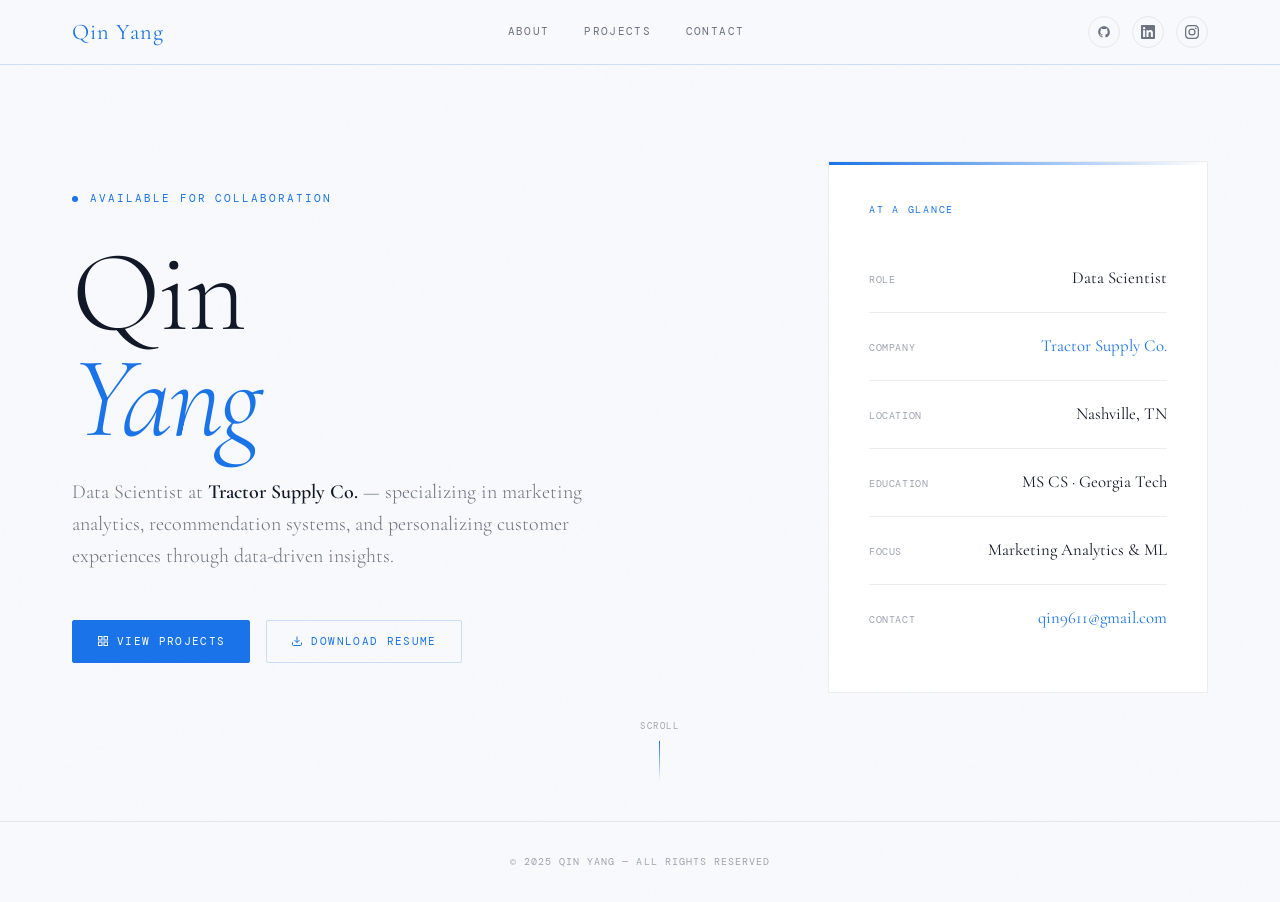
<file: home.html>
<!DOCTYPE html>
<html lang="en">
<head>
  <meta charset="UTF-8">
  <meta name="viewport" content="width=device-width, initial-scale=1.0">
  <title>Qin Yang — Data Scientist</title>
  <link rel="preconnect" href="https://fonts.googleapis.com">
  <link rel="preconnect" href="https://fonts.gstatic.com" crossorigin>
  <link href="https://fonts.googleapis.com/css2?family=Cormorant+Garamond:ital,wght@0,300;0,400;0,600;1,300;1,400&family=DM+Mono:wght@300;400;500&family=Syne:wght@400;600;700;800&display=swap" rel="stylesheet">
  <style>
    :root {
      --bg: #f8f9fc;
      --bg2: #ffffff;
      --bg3: #eef3fd;
      --blue: #1A73E8;
      --blue-dark: #1A73E8;
      --blue-dim: rgba(26,115,232,0.08);
      --blue-dim2: rgba(26,115,232,0.14);
      --text: #111827;
      --text-muted: #6b7280;
      --text-dim: #9ca3af;
      --border: rgba(26,115,232,0.2);
      --border-subtle: rgba(0,0,0,0.07);
      --ff-display: 'Cormorant Garamond', serif;
      --ff-sans: 'Syne', sans-serif;
      --ff-mono: 'DM Mono', monospace;
    }

    *, *::before, *::after { box-sizing: border-box; margin: 0; padding: 0; }
    html { scroll-behavior: smooth; height: 100%; }

    body {
      background: var(--bg);
      color: var(--text);
      font-family: var(--ff-sans);
      line-height: 1.6;
      overflow-x: hidden;
      min-height: 100%;
      display: flex;
      flex-direction: column;
    }

    body::before {
      content: '';
      position: fixed;
      inset: 0;
      background-image: url("data:image/svg+xml,%3Csvg viewBox='0 0 256 256' xmlns='http://www.w3.org/2000/svg'%3E%3Cfilter id='noise'%3E%3CfeTurbulence type='fractalNoise' baseFrequency='0.9' numOctaves='4' stitchTiles='stitch'/%3E%3C/filter%3E%3Crect width='100%25' height='100%25' filter='url(%23noise)' opacity='0.04'/%3E%3C/svg%3E");
      pointer-events: none;
      z-index: 0;
      opacity: 0.4;
    }

    /* ── HEADER ── */
    header {
      position: sticky;
      top: 0;
      z-index: 100;
      background: rgba(248,249,252,0.92);
      backdrop-filter: blur(16px);
      border-bottom: 1px solid var(--border);
    }

    .header-inner {
      max-width: 1200px;
      margin: 0 auto;
      padding: 0 2rem;
      height: 64px;
      display: flex;
      align-items: center;
      justify-content: space-between;
      gap: 2rem;
    }

    .logo-name a {
      font-family: var(--ff-display);
      font-size: 1.4rem;
      font-weight: 400;
      letter-spacing: 0.05em;
      color: var(--blue-dark);
      text-decoration: none;
    }

    .main-nav { display: flex; gap: 0.25rem; }

    .nav-link {
      font-family: var(--ff-mono);
      font-size: 0.7rem;
      letter-spacing: 0.12em;
      text-transform: uppercase;
      color: var(--text-muted);
      text-decoration: none;
      padding: 0.4rem 0.9rem;
      border: 1px solid transparent;
      border-radius: 2px;
      transition: all 0.2s;
    }

    .nav-link:hover, .nav-link.active {
      color: var(--blue);
      border-color: var(--border);
      background: var(--blue-dim);
    }

    .social-icons { display: flex; gap: 0.75rem; align-items: center; }

    .social-icons a {
      width: 32px;
      height: 32px;
      border: 1px solid var(--border-subtle);
      border-radius: 50%;
      display: flex;
      align-items: center;
      justify-content: center;
      color: var(--text-muted);
      text-decoration: none;
      transition: all 0.2s;
    }

    .social-icons a:hover {
      border-color: var(--blue);
      color: var(--blue);
      background: var(--blue-dim);
    }

    /* ── MAIN / HERO ── */
    main {
      flex: 1;
      position: relative;
      z-index: 1;
      display: flex;
      align-items: center;
    }

    .hero {
      max-width: 1200px;
      margin: 0 auto;
      padding: 6rem 2rem 8rem;
      width: 100%;
      display: grid;
      grid-template-columns: 1fr 380px;
      gap: 6rem;
      align-items: center;
    }

    /* Left column */
    .hero-left {}

    .hero-eyebrow {
      display: flex;
      align-items: center;
      gap: 0.75rem;
      margin-bottom: 2rem;
      opacity: 0;
      animation: fadeUp 0.5s 0.1s forwards;
    }

    .hero-eyebrow-dot {
      width: 6px;
      height: 6px;
      border-radius: 50%;
      background: var(--blue);
      animation: pulse 2s infinite;
    }

    @keyframes pulse {
      0%, 100% { opacity: 1; box-shadow: 0 0 0 0 rgba(26,115,232,0.4); }
      50% { opacity: 0.7; box-shadow: 0 0 0 6px rgba(26,115,232,0); }
    }

    .hero-eyebrow span {
      font-family: var(--ff-mono);
      font-size: 0.68rem;
      letter-spacing: 0.18em;
      text-transform: uppercase;
      color: var(--blue);
    }

    .hero-name {
      font-family: var(--ff-display);
      font-size: clamp(4rem, 9vw, 8rem);
      font-weight: 300;
      line-height: 0.92;
      letter-spacing: -0.02em;
      color: var(--text);
      margin-bottom: 1.5rem;
      opacity: 0;
      animation: fadeUp 0.7s 0.2s forwards;
    }

    .hero-name em {
      font-style: italic;
      color: var(--blue);
    }

    .hero-tagline {
      font-family: var(--ff-display);
      font-size: 1.25rem;
      font-weight: 300;
      color: var(--text-muted);
      line-height: 1.6;
      max-width: 520px;
      margin-bottom: 3rem;
      opacity: 0;
      animation: fadeUp 0.7s 0.35s forwards;
    }

    .hero-tagline strong {
      color: var(--text);
      font-weight: 600;
    }

    .hero-actions {
      display: flex;
      gap: 1rem;
      align-items: center;
      flex-wrap: wrap;
      opacity: 0;
      animation: fadeUp 0.7s 0.5s forwards;
    }

    .btn-primary {
      display: inline-flex;
      align-items: center;
      gap: 0.5rem;
      font-family: var(--ff-mono);
      font-size: 0.7rem;
      letter-spacing: 0.12em;
      text-transform: uppercase;
      color: #fff;
      background: var(--blue);
      text-decoration: none;
      padding: 0.75rem 1.5rem;
      border-radius: 2px;
      border: 1px solid var(--blue);
      transition: all 0.2s;
    }

    .btn-primary:hover {
      background: var(--blue-dark);
      border-color: var(--blue-dark);
      transform: translateY(-1px);
      box-shadow: 0 4px 20px rgba(26,115,232,0.25);
    }

    .btn-secondary {
      display: inline-flex;
      align-items: center;
      gap: 0.5rem;
      font-family: var(--ff-mono);
      font-size: 0.7rem;
      letter-spacing: 0.12em;
      text-transform: uppercase;
      color: var(--blue);
      background: transparent;
      text-decoration: none;
      padding: 0.75rem 1.5rem;
      border-radius: 2px;
      border: 1px solid var(--border);
      transition: all 0.2s;
    }

    .btn-secondary:hover {
      background: var(--blue-dim);
      border-color: var(--blue);
      transform: translateY(-1px);
    }

    /* Right column — stat card */
    .hero-card {
      background: var(--bg2);
      border: 1px solid var(--border-subtle);
      padding: 2.5rem;
      opacity: 0;
      animation: fadeUp 0.8s 0.55s forwards;
      position: relative;
      overflow: hidden;
    }

    .hero-card::before {
      content: '';
      position: absolute;
      top: 0;
      left: 0;
      right: 0;
      height: 3px;
      background: linear-gradient(90deg, var(--blue), transparent);
    }

    .card-label {
      font-family: var(--ff-mono);
      font-size: 0.6rem;
      letter-spacing: 0.18em;
      text-transform: uppercase;
      color: var(--blue);
      margin-bottom: 1.75rem;
    }

    .card-stat {
      padding: 1.25rem 0;
      border-bottom: 1px solid var(--border-subtle);
      display: flex;
      justify-content: space-between;
      align-items: baseline;
      gap: 1rem;
    }

    .card-stat:last-of-type { border-bottom: none; }

    .stat-key {
      font-family: var(--ff-mono);
      font-size: 0.65rem;
      letter-spacing: 0.06em;
      color: var(--text-dim);
      text-transform: uppercase;
    }

    .stat-val {
      font-family: var(--ff-display);
      font-size: 1.05rem;
      font-weight: 400;
      color: var(--text);
      text-align: right;
    }

    .stat-val a {
      color: var(--blue);
      text-decoration: none;
    }

    .stat-val a:hover { text-decoration: underline; }

    /* Scroll hint */
    .scroll-hint {
      position: absolute;
      bottom: 2.5rem;
      left: 50%;
      transform: translateX(-50%);
      display: flex;
      flex-direction: column;
      align-items: center;
      gap: 0.5rem;
      opacity: 0;
      animation: fadeUp 0.7s 1s forwards;
    }

    .scroll-hint span {
      font-family: var(--ff-mono);
      font-size: 0.55rem;
      letter-spacing: 0.18em;
      text-transform: uppercase;
      color: var(--text-dim);
    }

    .scroll-line {
      width: 1px;
      height: 40px;
      background: linear-gradient(to bottom, var(--blue), transparent);
      animation: scrollPulse 1.8s ease-in-out infinite;
    }

    @keyframes scrollPulse {
      0%, 100% { opacity: 0.3; transform: scaleY(1); }
      50% { opacity: 1; transform: scaleY(1.15); }
    }

    /* ── FOOTER ── */
    footer {
      border-top: 1px solid var(--border-subtle);
      padding: 2rem;
      text-align: center;
      position: relative;
      z-index: 1;
    }

    footer p {
      font-family: var(--ff-mono);
      font-size: 0.65rem;
      letter-spacing: 0.1em;
      text-transform: uppercase;
      color: var(--text-dim);
    }

    @keyframes fadeUp {
      from { opacity: 0; transform: translateY(20px); }
      to   { opacity: 1; transform: translateY(0); }
    }

    @media (max-width: 900px) {
      .hero { grid-template-columns: 1fr; gap: 3rem; padding: 4rem 2rem 6rem; }
      .hero-card { max-width: 440px; }
    }

    @media (max-width: 500px) {
      .hero-actions { flex-direction: column; align-items: flex-start; }
    }
  </style>
</head>
<body>

  <header>
    <div class="header-inner">
      <div class="logo-name"><a href="home.html">Qin Yang</a></div>
      <nav class="main-nav">
        <a href="about.html" class="nav-link">About</a>
        <a href="projects.html" class="nav-link">Projects</a>
        <a href="contact.html" class="nav-link">Contact</a>
      </nav>
      <div class="social-icons">
        <a href="https://github.com/qyang350" target="_blank" aria-label="GitHub">
          <svg width="14" height="14" viewBox="0 0 24 24" fill="currentColor"><path d="M12 2C6.477 2 2 6.484 2 12.017c0 4.425 2.865 8.18 6.839 9.504.5.092.682-.217.682-.483 0-.237-.008-.868-.013-1.703-2.782.605-3.369-1.343-3.369-1.343-.454-1.158-1.11-1.466-1.11-1.466-.908-.62.069-.608.069-.608 1.003.07 1.531 1.032 1.531 1.032.892 1.53 2.341 1.088 2.91.832.092-.647.35-1.088.636-1.338-2.22-.253-4.555-1.113-4.555-4.951 0-1.093.39-1.988 1.029-2.688-.103-.253-.446-1.272.098-2.65 0 0 .84-.27 2.75 1.026A9.564 9.564 0 0112 6.844c.85.004 1.705.115 2.504.337 1.909-1.296 2.747-1.027 2.747-1.027.546 1.379.202 2.398.1 2.651.64.7 1.028 1.595 1.028 2.688 0 3.848-2.339 4.695-4.566 4.943.359.309.678.92.678 1.855 0 1.338-.012 2.419-.012 2.747 0 .268.18.58.688.482A10.019 10.019 0 0022 12.017C22 6.484 17.522 2 12 2z"/></svg>
        </a>
        <a href="https://www.linkedin.com/in/qin-yang-a0a16521b/" target="_blank" aria-label="LinkedIn">
          <svg width="14" height="14" viewBox="0 0 24 24" fill="currentColor"><path d="M20.447 20.452h-3.554v-5.569c0-1.328-.027-3.037-1.852-3.037-1.853 0-2.136 1.445-2.136 2.939v5.667H9.351V9h3.414v1.561h.046c.477-.9 1.637-1.85 3.37-1.85 3.601 0 4.267 2.37 4.267 5.455v6.286zM5.337 7.433a2.062 2.062 0 01-2.063-2.065 2.064 2.064 0 112.063 2.065zm1.782 13.019H3.555V9h3.564v11.452zM22.225 0H1.771C.792 0 0 .774 0 1.729v20.542C0 23.227.792 24 1.771 24h20.451C23.2 24 24 23.227 24 22.271V1.729C24 .774 23.2 0 22.222 0h.003z"/></svg>
        </a>
        <a href="https://www.instagram.com/opal_f_yang/" target="_blank" aria-label="Instagram">
          <svg width="14" height="14" viewBox="0 0 24 24" fill="currentColor"><path d="M12 2.163c3.204 0 3.584.012 4.85.07 3.252.148 4.771 1.691 4.919 4.919.058 1.265.069 1.645.069 4.849 0 3.205-.012 3.584-.069 4.849-.149 3.225-1.664 4.771-4.919 4.919-1.266.058-1.644.07-4.85.07-3.204 0-3.584-.012-4.849-.07-3.26-.149-4.771-1.699-4.919-4.92-.058-1.265-.07-1.644-.07-4.849 0-3.204.013-3.583.07-4.849.149-3.227 1.664-4.771 4.919-4.919 1.266-.057 1.645-.069 4.849-.069zM12 0C8.741 0 8.333.014 7.053.072 2.695.272.273 2.69.073 7.052.014 8.333 0 8.741 0 12c0 3.259.014 3.668.072 4.948.2 4.358 2.618 6.78 6.98 6.98C8.333 23.986 8.741 24 12 24c3.259 0 3.668-.014 4.948-.072 4.354-.2 6.782-2.618 6.979-6.98.059-1.28.073-1.689.073-4.948 0-3.259-.014-3.667-.072-4.947-.196-4.354-2.617-6.78-6.979-6.98C15.668.014 15.259 0 12 0zm0 5.838a6.162 6.162 0 100 12.324 6.162 6.162 0 000-12.324zM12 16a4 4 0 110-8 4 4 0 010 8zm6.406-11.845a1.44 1.44 0 100 2.881 1.44 1.44 0 000-2.881z"/></svg>
        </a>
      </div>
    </div>
  </header>

  <main>
    <div class="hero">
      <div class="hero-left">
        <div class="hero-eyebrow">
          <span class="hero-eyebrow-dot"></span>
          <span>Available for collaboration</span>
        </div>
        <h1 class="hero-name">Qin<br><em>Yang</em></h1>
        <p class="hero-tagline">
          Data Scientist at <strong>Tractor Supply Co.</strong> — specializing in marketing analytics, recommendation systems, and personalizing customer experiences through data-driven insights.
        </p>
        <div class="hero-actions">
          <a href="projects.html" class="btn-primary">
            <svg width="12" height="12" viewBox="0 0 24 24" fill="none" stroke="currentColor" stroke-width="2"><rect x="3" y="3" width="7" height="7"/><rect x="14" y="3" width="7" height="7"/><rect x="3" y="14" width="7" height="7"/><rect x="14" y="14" width="7" height="7"/></svg>
            View Projects
          </a>
          <a href="assets/Resume.pdf" download class="btn-secondary">
            <svg width="12" height="12" viewBox="0 0 24 24" fill="none" stroke="currentColor" stroke-width="2"><path d="M21 15v4a2 2 0 01-2 2H5a2 2 0 01-2-2v-4"/><polyline points="7 10 12 15 17 10"/><line x1="12" y1="15" x2="12" y2="3"/></svg>
            Download Resume
          </a>
        </div>
      </div>

      <div class="hero-card">
        <div class="card-label">At a Glance</div>
        <div class="card-stat">
          <span class="stat-key">Role</span>
          <span class="stat-val">Data Scientist</span>
        </div>
        <div class="card-stat">
          <span class="stat-key">Company</span>
          <span class="stat-val"><a href="https://www.tractorsupply.com/" target="_blank">Tractor Supply Co.</a></span>
        </div>
        <div class="card-stat">
          <span class="stat-key">Location</span>
          <span class="stat-val">Nashville, TN</span>
        </div>
        <div class="card-stat">
          <span class="stat-key">Education</span>
          <span class="stat-val">MS CS · Georgia Tech</span>
        </div>
        <div class="card-stat">
          <span class="stat-key">Focus</span>
          <span class="stat-val">Marketing Analytics & ML</span>
        </div>
        <div class="card-stat">
          <span class="stat-key">Contact</span>
          <span class="stat-val"><a href="mailto:qin9611@gmail.com">qin9611@gmail.com</a></span>
        </div>
      </div>
    </div>

    <div class="scroll-hint">
      <span>Scroll</span>
      <div class="scroll-line"></div>
    </div>
  </main>

  <footer>
    <p>&copy; 2025 Qin Yang — All rights reserved</p>
  </footer>

</body>
</html>
</file>
